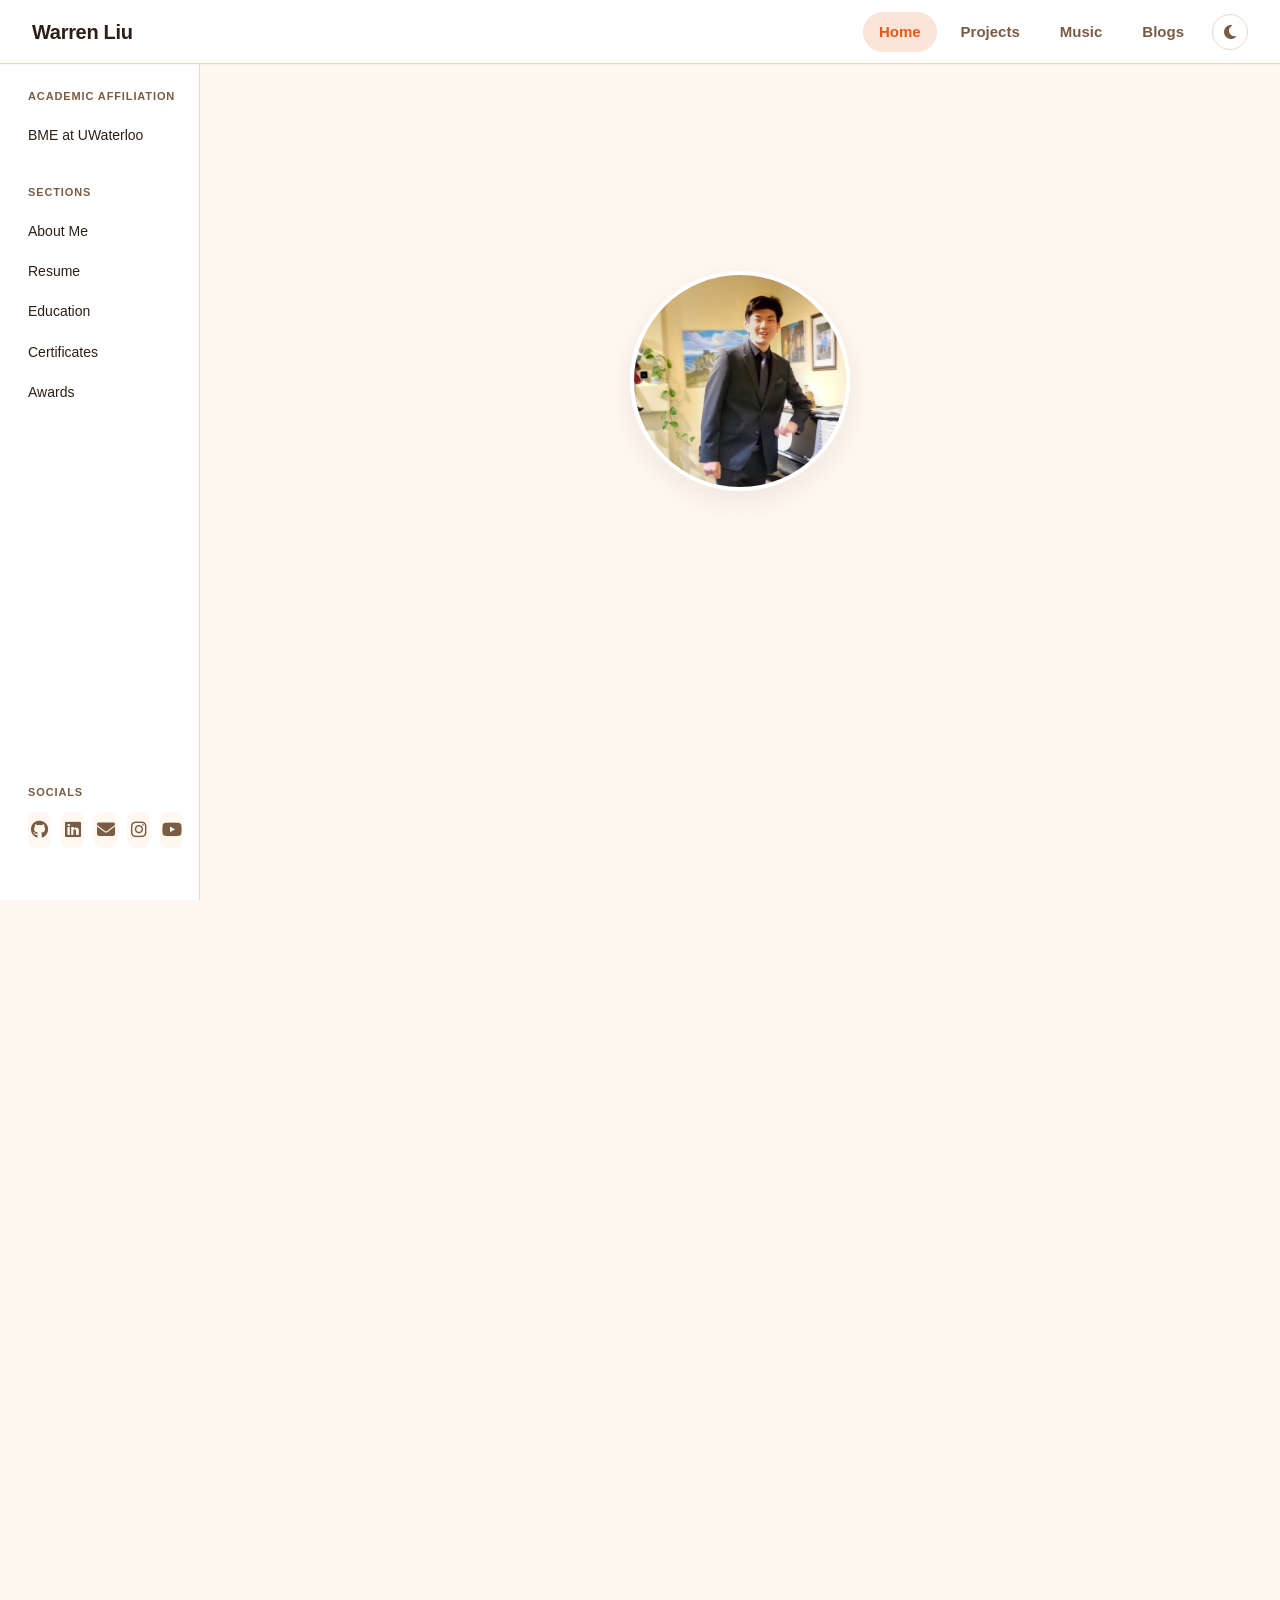
<file: index.html>
<!DOCTYPE html>
<html>
<head>
  <meta charset="UTF-8">
  <title>Warren Liu - Home</title>
  <link rel="preconnect" href="https://fonts.googleapis.com">
  <link rel="preconnect" href="https://fonts.gstatic.com" crossorigin>
  <link href="https://fonts.googleapis.com/css2?family=Dancing+Script:wght@600;700&family=Playfair+Display:wght@600;700&display=swap" rel="stylesheet">
  <link rel="stylesheet" href="https://cdnjs.cloudflare.com/ajax/libs/font-awesome/6.4.2/css/all.min.css">
  <link rel="stylesheet" href="styles.css">
</head>

<body>

  <!-- TOP NAVBAR -->
  <nav class="topnav">
    <div class="nav-brand">Warren Liu</div>
    <div class="nav-links">
      <a href="index.html" class="active">Home</a>
      <a href="projects.html">Projects</a>
      <a href="music.html">Music</a>
      <a href="blogs.html">Blogs</a>
      <button class="theme-toggle" type="button" aria-label="Switch to dark mode">
        <i class="fa-solid fa-moon"></i>
      </button>
    </div>
  </nav>

  <!-- SIDEBAR -->
  <aside class="sidebar">
    <div class="sidebar-section">
      <span class="sidebar-label">Academic Affiliation</span>
      <a href="https://uwaterloo.ca/biomedical-engineering/" target="_blank">BME at UWaterloo</a>
    </div>

    <div class="sidebar-section">
      <span class="sidebar-label">Sections</span>
      <a href="#about">About Me</a>
      <a href="#resume">Resume</a>
      <a href="#education">Education</a>
      <a href="#certificates">Certificates</a>
      <a href="#awards">Awards</a>
    </div>

    <div class="sidebar-bottom">
      <div class="sidebar-section">
        <span class="sidebar-label">Socials</span>
        <div class="contact-block">
          <a href="https://github.com/WrenLepus" target="_blank" aria-label="GitHub">
            <i class="fa-brands fa-github"></i>
          </a>
          <a href="https://ca.linkedin.com/in/warren-liu-4372143a2" target="_blank" aria-label="LinkedIn">
            <i class="fa-brands fa-linkedin"></i>
          </a>
          <a href="mailto:w65liu@uwaterloo.ca" aria-label="Email">
            <i class="fa-solid fa-envelope"></i>
          </a>
          <a href="https://www.instagram.com/wrenlepus/" target="_blank" aria-label="Instagram">
            <i class="fa-brands fa-instagram"></i>
          </a>
          <a href="https://www.youtube.com/@LepusCompositions" target="_blank" aria-label="YouTube">
            <i class="fa-brands fa-youtube"></i>
          </a>
        </div>
      </div>
    </div>
  </aside>

  <!-- MAIN CONTENT -->
  <div class="content">

    <!-- HERO -->
    <div class="hero-scroll-container">
      <div class="hero animate" id="hero">
        <div class="hero-inner">
          <div class="hero-profile">
            <img src="pictures/Warren.jpg" alt="Profile Photo">
          </div>

          <div class="hero-text">
            <p class="hero-name">Warren Liu</p>
            <p class="hero-sub">Portfolio</p>
          </div>
        </div>
      </div>
    </div>


    <!-- ABOUT ME -->
    <div class="box" id="about">
      <h1>About Me</h1>
      <h2>Hi! 👋</h2>
      <p>
        I'm Warren, a first-year Biomedical Engineering student at the University of Waterloo currently searching for a 4-month co-op position.
        I am interested in medical devices, UI/UX designs, and improving accessibility of medical technologies for patients.
        
        Below are some of the team projects I've taken part in, along with some personal passion projects:
      </p>
      <br>

      <!-- FEATURED PROJECTS GALLERY -->
      <!--
        To change which projects appear here, edit the FEATURED_PROJECTS array
        in the script at the bottom of this file. Each item needs an id that
        matches the data-project attribute on its gallery card below.
      -->
      <section class="featured-projects" id="featured-projects">
        <h2>Featured Projects</h2>
        <p class="featured-projects-intro">A few recent highlights from my academic and personal work.</p>

        <div class="featured-gallery-wrap">
          <div class="featured-gallery-scroll" role="region" aria-label="Featured projects gallery" tabindex="0">
            <div class="featured-gallery-track">
              <article class="featured-gallery-item" data-project="boardgame">
                <button class="featured-gallery-card" type="button" aria-label="Open Boardgame Accessibility project details">
                  <img src="pictures/boardgame.jpg" alt="Boardgame Accessibility project preview">
                  <div class="featured-gallery-overlay">
                    <span class="featured-gallery-category">Academic Project</span>
                    <h3>Boardgame Accessibility</h3>
                  </div>
                </button>
              </article>

              <article class="featured-gallery-item" data-project="puzzle">
                <button class="featured-gallery-card" type="button" aria-label="Open 3D-printed Puzzle project details">
                  <img src="pictures/rock.png" alt="3D-printed Puzzle project preview">
                  <div class="featured-gallery-overlay">
                    <span class="featured-gallery-category">Academic Project</span>
                    <h3>3D-printed Puzzle</h3>
                  </div>
                </button>
              </article>

              <article class="featured-gallery-item" data-project="thesia">
                <button class="featured-gallery-card" type="button" aria-label="Open Thesia project details">
                  <img src="pictures/thesia.png" alt="Thesia project preview">
                  <div class="featured-gallery-overlay">
                    <span class="featured-gallery-category">Personal Project</span>
                    <h3>Thesia</h3>
                  </div>
                </button>
              </article>

              <article class="featured-gallery-item" data-project="xwing">
                <button class="featured-gallery-card" type="button" aria-label="Open X-Wing Model project details">
                  <img src="pictures/xwing 1.png" alt="X-Wing Model project preview">
                  <div class="featured-gallery-overlay">
                    <span class="featured-gallery-category">Academic Project</span>
                    <h3>X-Wing Model</h3>
                  </div>
                </button>
              </article>

              <article class="featured-gallery-item" data-project="sheetmusic">
                <button class="featured-gallery-card" type="button" aria-label="Open Building Online Sheet Music Platform project details">
                  <img src="pictures/lepusmusic.png" alt="Building Online Sheet Music Platform project preview">
                  <div class="featured-gallery-overlay">
                    <span class="featured-gallery-category">Personal Project</span>
                    <h3>Building Online Sheet Music Platform</h3>
                  </div>
                </button>
              </article>

            </div>
          </div>

          <div class="featured-gallery-pagination" role="tablist" aria-label="Featured projects pagination"></div>
        </div>
      </section>

      <!-- FEATURED PROJECT MODAL -->
      <div class="featured-project-modal" id="featured-project-modal" role="dialog" aria-modal="true" aria-label="Project details" aria-hidden="true">
        <div class="featured-project-modal-backdrop" data-close-modal></div>
        <div class="featured-project-modal-content">
          <button class="featured-project-modal-close" type="button" aria-label="Close project details">
            <i class="fa-solid fa-xmark"></i>
          </button>
          <div class="featured-project-modal-body" id="featured-project-modal-body">
            <!-- Populated by JavaScript -->
          </div>
        </div>
      </div>
      <!-- END FEATURED PROJECTS GALLERY -->

      <!-- EXPERIENCE HIGHLIGHT: edit the text below to update this section -->
      <section class="experience-highlight" id="experience-highlight">
        <h1>Experience Highlight</h1>

        <p>
          Wrapped up an incredible co-op term as a Software Engineering Intern at Surestep, working on Onyx GRC, a Governance, Risk, and Compliance platform.
        </p>

        <p>Over the course of this term, I got to work fullstack:</p>

        <ul>
          <li>
            <strong>Backend &amp; Data</strong> - Engineered and maintained a data pipeline processing 10M+ records, built automated Python workflows to scrape, parse, and normalize regulatory data from Canadian and U.S. sources into structured JSON, and developed API integrations to bring external regulatory data into the platform.
          </li>
          <li>
            <strong>Frontend &amp; UX</strong> - Designed and implemented 50+ React and TypeScript features, working closely with the team to refine the platform's UI/UX from concept to production.
          </li>
          <li>
            <strong>AI-Integrated Development</strong> - Leveraged tools like OpenAI Codex and Claude Code to prototype and ship features faster, while learning firsthand how AI-assisted workflows are reshaping modern software development.
          </li>
          <li>
            <strong>Collaboration</strong> - Worked cross-functionally with engineers and stakeholders, translating complex technical concepts into clear, actionable explanations for the broader team.
          </li>
        </ul>

        <p>
          This experience pushed me to grow across the full stack - from database integration to pixel-level UI polish - and gave me a front-row seat to how AI tools are changing the way software gets built. Grateful for the mentorship and the chance to ship real, production-facing features. On to what's next!
        </p>
      </section>
      <!-- END EXPERIENCE HIGHLIGHT -->

      <section class="resume-section" id="resume">
        <h1>Resume</h1>

        <p>You can view my resume below or download it.</p>

        <div class="resume-dropdown">
          <button class="resume-toggle" type="button" aria-expanded="false" aria-controls="resume-panel">
            <span>View Resume</span>
            <i class="fa-solid fa-chevron-down"></i>
          </button>
          <div class="resume-panel" id="resume-panel">
            <div class="resume-panel-inner">
              <iframe
                src="files/resume.pdf"
                width="100%"
                height="600px"
                style="border: 1px solid var(--border); border-radius: 6px;">
              </iframe>

              <br><br>

              <a class="gradient-btn" href="files/resume.pdf" target="_blank">
                Download Resume
              </a>
            </div>
          </div>
        </div>
      </section>
    </div>

    <!-- EDUCATION + EXPERIENCE TIMELINE -->
    <div class="box" id="education">
      <h1>Education & Experience</h1>

      <section class="career-timeline" aria-labelledby="career-timeline-heading">
        <div class="career-timeline-header">
          <div>
            <h2 id="career-timeline-heading">Timeline</h2>
            <p>Scroll horizontally to see full timeline.</p>
          </div>

          <div class="career-timeline-controls" aria-label="Timeline navigation">
            <button class="timeline-scroll-button timeline-scroll-button--previous" type="button" aria-label="Scroll timeline backward">
              <i class="fa-solid fa-arrow-left" aria-hidden="true"></i>
            </button>
            <button class="timeline-scroll-button timeline-scroll-button--next" type="button" aria-label="Scroll timeline forward">
              <i class="fa-solid fa-arrow-right" aria-hidden="true"></i>
            </button>
          </div>
        </div>

        <div class="career-timeline-frame">
          <span class="timeline-lane-label timeline-lane-label--experience">
            <i class="fa-solid fa-briefcase" aria-hidden="true"></i>
            Experience
          </span>
          <span class="timeline-lane-label timeline-lane-label--education">
            <i class="fa-solid fa-graduation-cap" aria-hidden="true"></i>
            Education
          </span>

          <div
            class="career-timeline-scroll"
            tabindex="0"
            role="region"
            aria-label="Education and experience timeline, September 2021 to June 2030"
          >
            <div
              class="career-timeline-canvas"
              data-domain-start="2021-09"
              data-domain-end="2030-07"
            >
              <div class="timeline-calendar" aria-hidden="true"></div>
              <div class="timeline-axis" aria-hidden="true"></div>

              <button
                class="timeline-period timeline-period--experience"
                type="button"
                data-start="2022-01"
                data-end="2025-06"
                data-kind="Experience"
                data-title="Academic Tutor (School-Hired)"
                data-dates="January 2022 – June 2025"
                data-detail="Provided one-on-one and small-group tutoring in math and sciences for high-school students, helping them build problem-solving confidence and improve study habits."
                aria-label="Academic Tutor (School-Hired), January 2022 to June 2025"
                aria-expanded="false"
              >
                <span class="timeline-period-surface">
                  <span class="timeline-period-title">Academic Tutor</span>
                </span>
              </button>

              <button
                class="timeline-period timeline-period--experience"
                type="button"
                data-start="2024-09"
                data-end="2025-06"
                data-kind="Experience"
                data-title="STEM Club Leader"
                data-dates="September 2024 – June 2025"
                data-detail="Led weekly STEM club sessions, designing hands-on activities and mentoring younger students through engineering challenges and science experiments."
                aria-label="STEM Club Leader, September 2024 to June 2025"
                aria-expanded="false"
              >
                <span class="timeline-period-surface">
                  <span class="timeline-period-title">STEM Club Leader</span>
                </span>
              </button>

              <button
                class="timeline-period timeline-period--experience"
                type="button"
                data-start="2025-01"
                data-end="2025-06"
                data-kind="Experience"
                data-title="Science Peer Tutor"
                data-dates="January 2025 – June 2025"
                data-detail="Supported a class of around 30 grade 9 students in biology, chemistry, and physics. Marked assignements, quizes, tests, and organized review materials ahead of exams."
                aria-label="Science Peer Tutor, January 2025 to June 2025"
                aria-expanded="false"
              >
                <span class="timeline-period-surface">
                  <span class="timeline-period-title">Science Peer Tutor</span>
                </span>
              </button>

              <button
                class="timeline-period timeline-period--experience"
                type="button"
                data-start="2026-5-19"
                data-end="2026-08-21"
                data-kind="Experience"
                data-title="Software Engineer Internship at SureStep"
                data-dates="May 2026 – August 2026"
                data-detail="Worked on developing and testing front-end and back-end features, UI and UX designs, and team collaboration for a GRC platform. Gained experience in software development and AI-integrated work environments."
                aria-label="Software engineer internship at SureStep, May 2026 to August 2026"
                aria-expanded="false"
              >
                <span class="timeline-period-surface">
                  <span class="timeline-period-title">Software Engineer Intern</span>
                </span>
              </button>

              <button
                class="timeline-period timeline-period--education"
                type="button"
                data-start="2021-09"
                data-end="2025-06"
                data-kind="Education"
                data-title="Pinetree Secondary School"
                data-dates="September 2021 – June 2025"
                data-detail="Top 2 percent in graduating class of approximately 380."
                aria-label="Pinetree Secondary School, September 2021 to June 2025. Top 2 percent in graduating class of approximately 380."
                aria-expanded="false"
              >
                <span class="timeline-period-surface">
                  <span class="timeline-period-title">Pinetree Secondary School</span>
                </span>
              </button>

              <button
                class="timeline-period timeline-period--education"
                type="button"
                data-start="2025-09"
                data-end="2030-06"
                data-kind="Education"
                data-title="University of Waterloo"
                data-dates="September 2025 – June 2030"
                data-detail="Pursuing a BASc in Biomedical Engineering with a focus on medical devices, human factors, and accessible healthcare technology."
                aria-label="University of Waterloo, September 2025 to June 2030"
                aria-expanded="false"
              >
                <span class="timeline-period-surface">
                  <span class="timeline-period-title">University of Waterloo</span>
                </span>
              </button>
            </div>
          </div>
        </div>

        <p class="timeline-credit">
          UI credit:
          <a href="https://github.com/vasturiano/timelines-chart" target="_blank" rel="noopener noreferrer">vasturiano/timelines-chart</a>
        </p>
      </section>

      <h2>Course Works</h2>

      <div class="edu-grid">

        <div class="edu-box">
          <h3><i class="fa-solid fa-gear"></i> STEM</h3>
          <ul>
            <li>Calculus 1 and 2</li>
            <li>Chemistry Principles</li>
            <li>Elementary Engineering Math</li>
            <li>Linear Algebra</li>
            <li>Physics: Statics</li>
          </ul>
        </div>

        <div class="edu-box">
          <h3><i class="fa-solid fa-laptop-code"></i> Computer</h3>
          <ul>
            <li>Data Structures & Algorithms</li>
            <li>Digital Computations</li>
          </ul>
        </div>

        <div class="edu-box">
          <h3><i class="fa-solid fa-dna"></i> Biomedical-related</h3>
          <ul>
            <li>Introduction to Biomedical Design</li>
            <li>Human Factors in Design</li>
            <li>Communications: Visualization</li>
            <li>Communications: Written & Oral</li>
          </ul>
        </div>

        <div class="edu-box">
          <h3><i class="fa-solid fa-book-open"></i> Electives</h3>
          <ul>
            <li>Introduction to Geography</li>
          </ul>
        </div>

      </div>

      <h2 id="certificates">Certificates</h2>

      <div class="edu-grid">

        <div class="edu-box">
          <h3><i class="fa-solid fa-user-shield"></i> Safety & Ethics</h3>
          <ul>
            <li><strong>AODA Certificate</strong> — 2026</li>
            <li><strong>Worker Health and Safety Awareness</strong> — 2026</li>
            <li><strong>Workplace Violence and Harassment Awareness</strong> — 2026</li>
          </ul>
        </div>

        <div class="edu-box">
          <h3><i class="fa-solid fa-certificate"></i> Technical</h3>
          <ul>
            <li><strong>MATLAB Onramp</strong> — 2025</li>
            <li><strong>WHMIS 2015</strong> — 2025</li>
            <li><strong>TCPS 2: CORE-2022</strong> — 2025</li>
          </ul>
        </div>

        <div class="edu-box">
          <h3><i class="fa-solid fa-music"></i> Music</h3>
          <ul>
            <li><strong>RCM Level 8: Piano & Music Theory</strong> — 2020</li>
          </ul>
        </div>

      </div>
      <br>
      <h2>Technical Skills</h2>

      <div class="edu-grid">

        <div class="edu-box">
          <h3><i class="fa-solid fa-code"></i> Software</h3>
          <ul>
            <li>SolidWorks (Part, Assembly, Drawings)</li>
            <li>Microsoft Excel</li>
            <li>MATLAB</li>
            <li>GitHub</li>
            <li>Coding agents (Codex, Claude Code)</li>
          </ul>
        </div>

        <div class="edu-box">
          <h3><i class="fa-solid fa-keyboard"></i> Programming</h3>
          <ul>
            <li>C++</li>
            <li>HTML</li>
            <li>Git</li>
          </ul>
        </div>

        <div class="edu-box">
          <h3><i class="fa-solid fa-screwdriver-wrench"></i> Tools</h3>
          <ul>
            <li>Digital Force Gauge</li>
            <li>Digital Multimeter</li>
            <li>3D Printer</li>
            <li>Adobe Illustrator (Laser Cutter Designs)</li>
          </ul>
        </div>

        <div class="edu-box">
          <h3><i class="fa-solid fa-globe"></i> Languages</h3>
          <ul>
            <li>Fluent in Mandarin</li>
            <li>Semi-fluent in French</li>
          </ul>
        </div>
      </div>
    </div>

    <!-- AWARDS -->
    <div class="box" id="awards">
      <h1>Awards</h1>
      <ul>
        <li><strong>Recipient, Mayor's Community Fund</strong> — May 2025</li>
        <li><strong>3rd Place, Port Moody Youth Orchestra Music Competition</strong> — December 2024</li>
        <li><strong>1st Place, Truth and Reconciliation Art Prize</strong> — June 2024</li>
        <li><strong>Curricular Excellence in Math & Calculus Honours</strong> — 2021–2025</li>
      </ul>

      <div class="award-photos" id="award-photos">
        <img src="pictures/scholarship.jpg" alt="mayor">
        <img src="pictures/pmyo.png" alt="concert">
      </div>

    </div>

  </div>

  <script>
    (function () {
      const hero = document.getElementById('hero');
      const container = hero ? hero.closest('.hero-scroll-container') : null;
      if (!hero || !container) return;

      const prefersReducedMotion = window.matchMedia('(prefers-reduced-motion: reduce)').matches;
      const INTRO_THRESHOLD = 600; // signed scroll distance for full intro 0 → 1
      const LERP_FACTOR = 0.12;
      const html = document.documentElement;
      const body = document.body;

      let cumulativeDelta = 0;
      let targetProgress = 0;
      let currentProgress = 0;
      let isComplete = false;
      let rafId = null;
      let touchStartY = 0;
      let lastTouchY = 0;

      function applyProgress(value) {
        hero.style.setProperty('--hero-progress', value.toFixed(4));
        hero.classList.toggle('scrolled', value > 0.9);
      }

      function updateTarget(delta) {
        cumulativeDelta += delta;
        targetProgress = Math.max(0, Math.min(1, cumulativeDelta / INTRO_THRESHOLD));

        if (targetProgress >= 1 && !isComplete) {
          completeIntro();
        }
      }

      function renderLoop() {
        const diff = targetProgress - currentProgress;
        if (Math.abs(diff) > 0.0005) {
          currentProgress += diff * LERP_FACTOR;
          applyProgress(currentProgress);
        } else if (currentProgress !== targetProgress) {
          currentProgress = targetProgress;
          applyProgress(currentProgress);
        }
        rafId = requestAnimationFrame(renderLoop);
      }

      function unlockScroll() {
        body.classList.remove('intro-locked');
        html.classList.remove('intro-locked');
        body.style.paddingRight = '';
      }

      function completeIntro() {
        isComplete = true;
        unlockScroll();
      }

      function lockScroll() {
        const scrollbarWidth = window.innerWidth - html.clientWidth;
        html.style.setProperty('--scrollbar-width', scrollbarWidth + 'px');
        html.classList.add('intro-locked');
        body.classList.add('intro-locked');
        window.scrollTo(0, 0);
      }

      function handleWheel(e) {
        if (isComplete) return;
        e.preventDefault();
        updateTarget(e.deltaY);
      }

      function handleTouchStart(e) {
        touchStartY = e.touches[0].clientY;
        lastTouchY = touchStartY;
      }

      function handleTouchMove(e) {
        if (isComplete) return;
        const currentY = e.touches[0].clientY;
        const delta = lastTouchY - currentY;
        lastTouchY = currentY;

        if (Math.abs(delta) > 0) {
          e.preventDefault();
          updateTarget(delta);
        }
      }

      if (prefersReducedMotion) {
        applyProgress(1);
        return;
      }

      lockScroll();
      applyProgress(0);
      rafId = requestAnimationFrame(renderLoop);

      window.addEventListener('wheel', handleWheel, { passive: false });
      window.addEventListener('touchstart', handleTouchStart, { passive: true });
      window.addEventListener('touchmove', handleTouchMove, { passive: false });

      window.addEventListener('resize', function () {
        if (!isComplete) {
          const scrollbarWidth = window.innerWidth - html.clientWidth;
          html.style.setProperty('--scrollbar-width', scrollbarWidth + 'px');
        }
      });
    })();

    (function () {
      const timeline = document.querySelector('.career-timeline');
      if (!timeline) return;

      const scroller = timeline.querySelector('.career-timeline-scroll');
      const canvas = timeline.querySelector('.career-timeline-canvas');
      const calendar = timeline.querySelector('.timeline-calendar');
      const periods = Array.from(timeline.querySelectorAll('.timeline-period'));
      const experiencePeriods = periods.filter(function (period) {
        return period.classList.contains('timeline-period--experience');
      });
      const previousButton = timeline.querySelector('.timeline-scroll-button--previous');
      const nextButton = timeline.querySelector('.timeline-scroll-button--next');
      const prefersReducedMotion = window.matchMedia('(prefers-reduced-motion: reduce)').matches;
      const monthNames = ['Jan', 'Feb', 'Mar', 'Apr', 'May', 'Jun', 'Jul', 'Aug', 'Sep', 'Oct', 'Nov', 'Dec'];
      const monthWidth = 44;
      let shouldSnapTimelineToLatestExperience = true;

      function parseMonth(value) {
        const parts = value.split('-').map(Number);
        return new Date(Date.UTC(parts[0], parts[1] - 1, 1));
      }

      function addMonths(date, amount) {
        return new Date(Date.UTC(date.getUTCFullYear(), date.getUTCMonth() + amount, 1));
      }

      const domainStart = parseMonth(canvas.dataset.domainStart);
      const domainEnd = parseMonth(canvas.dataset.domainEnd);
      const domainDuration = domainEnd.getTime() - domainStart.getTime();
      const totalMonths = (domainEnd.getUTCFullYear() - domainStart.getUTCFullYear()) * 12
        + domainEnd.getUTCMonth() - domainStart.getUTCMonth();

      function positionForDate(date, width) {
        return ((date.getTime() - domainStart.getTime()) / domainDuration) * width;
      }

      function endExclusiveForPeriod(period) {
        return addMonths(parseMonth(period.dataset.end), 1);
      }

      function getLatestExperiencePeriod() {
        return experiencePeriods.reduce(function (latestPeriod, period) {
          if (!latestPeriod) return period;

          const latestEnd = endExclusiveForPeriod(latestPeriod).getTime();
          const periodEnd = endExclusiveForPeriod(period).getTime();

          if (periodEnd !== latestEnd) {
            return periodEnd > latestEnd ? period : latestPeriod;
          }

          return parseMonth(period.dataset.start) > parseMonth(latestPeriod.dataset.start)
            ? period
            : latestPeriod;
        }, null);
      }

      function drawTimeline() {
        const canvasWidth = Math.max(scroller.clientWidth, totalMonths * monthWidth);
        canvas.style.width = canvasWidth + 'px';
        calendar.replaceChildren();

        function xFor(date) {
          return positionForDate(date, canvasWidth);
        }

        let cursor = domainStart;
        let monthIndex = 0;

        while (cursor < domainEnd) {
          const nextMonth = addMonths(cursor, 1);
          const tick = document.createElement('div');
          const isYear = cursor.getUTCMonth() === 0;
          const isFirst = monthIndex === 0;

          tick.className = 'timeline-month' + (isYear ? ' is-year' : '');
          tick.style.left = xFor(cursor) + 'px';
          tick.style.width = (xFor(nextMonth) - xFor(cursor)) + 'px';

          const monthLabel = document.createElement('span');
          monthLabel.className = 'timeline-month-label';
          monthLabel.textContent = monthNames[cursor.getUTCMonth()];
          tick.appendChild(monthLabel);

          if (isYear || isFirst) {
            const yearLabel = document.createElement('span');
            yearLabel.className = 'timeline-year-label';
            yearLabel.textContent = cursor.getUTCFullYear();
            tick.appendChild(yearLabel);
          }

          calendar.appendChild(tick);
          cursor = nextMonth;
          monthIndex += 1;
        }

        const laneByPeriod = new Map();

        function packLanes(items) {
          const laneEnds = [];
          const sortedItems = items.slice().sort(function (itemA, itemB) {
            return parseMonth(itemA.dataset.start) - parseMonth(itemB.dataset.start);
          });

          sortedItems.forEach(function (period) {
            const start = parseMonth(period.dataset.start);
            const endExclusive = addMonths(parseMonth(period.dataset.end), 1);
            let lane = laneEnds.findIndex(function (laneEnd) {
              return start >= laneEnd;
            });

            if (lane === -1) {
              lane = laneEnds.length;
            }

            laneEnds[lane] = endExclusive;
            laneByPeriod.set(period, lane);
          });

          return laneEnds.length;
        }

        packLanes(periods.filter(function (period) {
          return period.classList.contains('timeline-period--experience');
        }));

        const educationLaneCount = packLanes(periods.filter(function (period) {
          return period.classList.contains('timeline-period--education');
        }));
        const canvasHeight = 306 + Math.max(0, educationLaneCount - 1) * 24;

        canvas.style.height = canvasHeight + 'px';
        scroller.style.height = (canvasHeight + 12) + 'px';

        periods.forEach(function (period) {
          const start = parseMonth(period.dataset.start);
          const endExclusive = endExclusiveForPeriod(period);
          const row = laneByPeriod.get(period) || 0;
          const isEducation = period.classList.contains('timeline-period--education');
          const top = isEducation ? 270 + row * 24 : 52 + row * 44;

          period.style.setProperty('--period-left', xFor(start) + 'px');
          period.style.setProperty('--period-width', Math.max(1, xFor(endExclusive) - xFor(start)) + 'px');
          period.style.setProperty('--period-top', top + 'px');
        });
      }

      function snapTimelineToLatestExperience() {
        const latestExperience = getLatestExperiencePeriod();
        if (!latestExperience) return;

        const latestRightEdge = positionForDate(endExclusiveForPeriod(latestExperience), canvas.offsetWidth);
        const maxScroll = Math.max(0, scroller.scrollWidth - scroller.clientWidth);
        const targetScrollLeft = Math.max(0, Math.min(latestRightEdge - scroller.clientWidth, maxScroll));

        scroller.scrollLeft = targetScrollLeft;
      }

      const detailCard = document.createElement('aside');
      detailCard.className = 'timeline-detail-card';
      detailCard.id = 'timeline-detail-card';
      detailCard.setAttribute('role', 'tooltip');
      detailCard.setAttribute('aria-hidden', 'true');
      detailCard.innerHTML = [
        '<span class="timeline-detail-kind"></span>',
        '<h3></h3>',
        '<p class="timeline-detail-dates"></p>',
        '<p class="timeline-detail-copy"></p>'
      ].join('');
      document.body.appendChild(detailCard);

      const detailKind = detailCard.querySelector('.timeline-detail-kind');
      const detailTitle = detailCard.querySelector('h3');
      const detailDates = detailCard.querySelector('.timeline-detail-dates');
      const detailCopy = detailCard.querySelector('.timeline-detail-copy');
      let activePeriod = null;
      let lockedPeriod = null;
      let lastPointer = null;

      periods.forEach(function (period) {
        period.setAttribute('aria-controls', detailCard.id);
      });

      function positionDetail(period, pointer) {
        const cardRect = detailCard.getBoundingClientRect();
        const periodRect = period.getBoundingClientRect();
        const scrollerRect = scroller.getBoundingClientRect();
        const gap = 14;
        const edge = 12;
        const visibleLeft = Math.max(periodRect.left, scrollerRect.left);
        const visibleRight = Math.min(periodRect.right, scrollerRect.right);
        const fallbackX = visibleLeft + Math.max(0, visibleRight - visibleLeft) / 2;
        const anchorX = pointer ? pointer.x : fallbackX;
        const anchorY = pointer ? pointer.y : periodRect.top + periodRect.height / 2;
        let left = anchorX + gap;

        if (left + cardRect.width > window.innerWidth - edge) {
          left = anchorX - cardRect.width - gap;
          detailCard.dataset.placement = 'left';
        } else {
          detailCard.dataset.placement = 'right';
        }

        left = Math.max(edge, Math.min(left, window.innerWidth - cardRect.width - edge));
        const top = Math.max(
          edge,
          Math.min(anchorY - cardRect.height / 2, window.innerHeight - cardRect.height - edge)
        );

        detailCard.style.left = left + 'px';
        detailCard.style.top = top + 'px';
      }

      function periodIsVisible(period) {
        const periodRect = period.getBoundingClientRect();
        const scrollerRect = scroller.getBoundingClientRect();
        return periodRect.right > scrollerRect.left
          && periodRect.left < scrollerRect.right
          && periodRect.bottom > scrollerRect.top
          && periodRect.top < scrollerRect.bottom
          && periodRect.right > 0
          && periodRect.left < window.innerWidth
          && periodRect.bottom > 0
          && periodRect.top < window.innerHeight;
      }

      function syncActiveDetail(pointer) {
        if (!activePeriod) return;
        if (!periodIsVisible(activePeriod)) {
          lockedPeriod = null;
          hideDetail(true);
          return;
        }
        positionDetail(activePeriod, pointer || null);
      }

      function showDetail(period, pointer) {
        if (lockedPeriod && lockedPeriod !== period) {
          lockedPeriod.classList.remove('is-active');
          lockedPeriod.setAttribute('aria-expanded', 'false');
          lockedPeriod = null;
        }

        if (activePeriod && activePeriod !== period) {
          activePeriod.classList.remove('is-active');
          activePeriod.setAttribute('aria-expanded', 'false');
        }

        activePeriod = period;
        lastPointer = pointer || null;
        detailKind.textContent = period.dataset.kind;
        detailTitle.textContent = period.dataset.title;
        detailDates.textContent = period.dataset.dates;
        detailCopy.textContent = period.dataset.detail || '';
        detailCopy.hidden = !period.dataset.detail;
        period.classList.add('is-active');
        period.setAttribute('aria-expanded', 'true');
        detailCard.classList.add('is-visible');
        detailCard.setAttribute('aria-hidden', 'false');
        positionDetail(period, pointer);
      }

      function hideDetail(force) {
        if (!activePeriod || (!force && lockedPeriod === activePeriod)) return;
        activePeriod.classList.remove('is-active');
        activePeriod.setAttribute('aria-expanded', 'false');
        activePeriod = null;
        lastPointer = null;
        detailCard.classList.remove('is-visible');
        detailCard.setAttribute('aria-hidden', 'true');
      }

      periods.forEach(function (period) {
        period.addEventListener('pointerenter', function (event) {
          if (event.pointerType === 'mouse' || event.pointerType === 'pen') {
            showDetail(period, { x: event.clientX, y: event.clientY });
          }
        });

        period.addEventListener('pointermove', function (event) {
          if (activePeriod === period && lockedPeriod !== period && event.pointerType === 'mouse') {
            lastPointer = { x: event.clientX, y: event.clientY };
            positionDetail(period, lastPointer);
          }
        });

        period.addEventListener('pointerleave', function () {
          if (document.activeElement !== period) hideDetail(false);
        });

        period.addEventListener('focus', function () {
          showDetail(period);
        });

        period.addEventListener('blur', function () {
          if (lockedPeriod !== period) hideDetail(false);
        });

        period.addEventListener('click', function () {
          if (lockedPeriod === period) {
            lockedPeriod = null;
            hideDetail(true);
          } else {
            lockedPeriod = period;
            showDetail(period);
          }
        });
      });

      document.addEventListener('pointerdown', function (event) {
        if (lockedPeriod && !lockedPeriod.contains(event.target)) {
          lockedPeriod = null;
          hideDetail(true);
        }
      });

      document.addEventListener('keydown', function (event) {
        if (event.key === 'Escape' && activePeriod) {
          lockedPeriod = null;
          hideDetail(true);
        }
      });

      function updateScrollButtons() {
        const maxScroll = scroller.scrollWidth - scroller.clientWidth;
        previousButton.disabled = scroller.scrollLeft <= 1;
        nextButton.disabled = scroller.scrollLeft >= maxScroll - 1;
      }

      function scrollTimeline(direction) {
        scroller.scrollBy({
          left: direction * Math.max(280, scroller.clientWidth * 0.72),
          behavior: prefersReducedMotion ? 'auto' : 'smooth'
        });
      }

      previousButton.addEventListener('click', function () {
        shouldSnapTimelineToLatestExperience = false;
        scrollTimeline(-1);
      });

      nextButton.addEventListener('click', function () {
        shouldSnapTimelineToLatestExperience = false;
        scrollTimeline(1);
      });

      scroller.addEventListener('keydown', function (event) {
        if (event.target !== scroller) return;
        shouldSnapTimelineToLatestExperience = false;
        if (event.key === 'ArrowLeft' || event.key === 'PageUp') {
          event.preventDefault();
          scrollTimeline(-1);
        } else if (event.key === 'ArrowRight' || event.key === 'PageDown') {
          event.preventDefault();
          scrollTimeline(1);
        }
      });

      scroller.addEventListener('pointerdown', function () {
        shouldSnapTimelineToLatestExperience = false;
      });

      scroller.addEventListener('wheel', function () {
        shouldSnapTimelineToLatestExperience = false;
      }, { passive: true });

      scroller.addEventListener('touchstart', function () {
        shouldSnapTimelineToLatestExperience = false;
      }, { passive: true });

      scroller.addEventListener('scroll', function () {
        updateScrollButtons();
        syncActiveDetail(lockedPeriod ? null : lastPointer);
      }, { passive: true });

      window.addEventListener('scroll', function () {
        syncActiveDetail(null);
      }, { passive: true });

      window.addEventListener('resize', function () {
        drawTimeline();
        if (shouldSnapTimelineToLatestExperience) {
          snapTimelineToLatestExperience();
        }
        updateScrollButtons();
        syncActiveDetail(null);
      });

      drawTimeline();
      snapTimelineToLatestExperience();
      updateScrollButtons();
    })();

    (function () {
      const toggle = document.querySelector('.resume-toggle');
      const panel = document.querySelector('.resume-panel');
      const resumeSection = document.getElementById('resume');
      const resumeLink = document.querySelector('.sidebar a[href="#resume"]');
      if (!toggle || !panel || !resumeSection) return;

      function setResumeOpen(isOpen) {
        panel.classList.toggle('open', isOpen);
        toggle.setAttribute('aria-expanded', isOpen);
      }

      function openResumeFromHash() {
        if (window.location.hash !== '#resume') return;
        setResumeOpen(true);
        window.requestAnimationFrame(function () {
          resumeSection.scrollIntoView({ block: 'start' });
        });
      }

      toggle.addEventListener('click', function () {
        setResumeOpen(toggle.getAttribute('aria-expanded') !== 'true');
      });

      if (resumeLink) {
        resumeLink.addEventListener('click', function () {
          setResumeOpen(true);
        });
      }

      window.addEventListener('hashchange', openResumeFromHash);
      openResumeFromHash();
    })();
    (function () {
      const toggle = document.querySelector('.theme-toggle');
      const icon = toggle ? toggle.querySelector('i') : null;
      const html = document.documentElement;
      const stored = localStorage.getItem('theme');

      if (stored) {
        html.setAttribute('data-theme', stored);
      }

      function updateIcon() {
        if (!icon) return;
        if (html.getAttribute('data-theme') === 'dark') {
          icon.className = 'fa-solid fa-sun';
          toggle.setAttribute('aria-label', 'Switch to light mode');
        } else {
          icon.className = 'fa-solid fa-moon';
          toggle.setAttribute('aria-label', 'Switch to dark mode');
        }
      }

      updateIcon();

      if (toggle) {
        toggle.addEventListener('click', function () {
          const isDark = html.getAttribute('data-theme') === 'dark';
          const next = isDark ? 'light' : 'dark';
          html.setAttribute('data-theme', next);
          localStorage.setItem('theme', next);
          updateIcon();
        });
      }
    })();

    (function () {
      // FEATURED PROJECTS CONFIG
      // Edit this array to add, remove, or change the projects shown in the gallery.
      // Each project needs a unique id that matches its data-project attribute above.
      const FEATURED_PROJECTS = [
        {
          id: 'boardgame',
          title: 'Boardgame Accessibility',
          category: 'Academic Project',
          date: 'Sept. – Dec. 2025',
          image: 'pictures/boardgame.jpg',
          description: [
            'Redesigned the game Battleship with a team to make it more accessible for children with dyspraxia. The project focused on applying user-centered design principles to identify accessibility barriers and develop gameplay interactions that reduce the need for fine motor control while maintaining an engaging experience.'
          ],
          bullets: [
            'Applied an iterative design process including empathizing, ideation, rapid prototyping, testing, and evaluation.',
            'Conducted quantitative analysis using Excel to compare design alternatives.',
            'Developed a C++ program to automate normalization and metric weighting for a QFD table.'
          ]
        },
        {
          id: 'puzzle',
          title: '3D-printed Puzzle',
          category: 'Academic Project',
          date: 'Sept. – Dec. 2025',
          image: 'pictures/rock.png',
          description: [
            'Designed a multi-component 3D puzzle involving at least 5 unique pieces in a team setting. End product contained at least one Canadian motif.'
          ],
          bullets: [
            'Worked with SolidWorks surface modeling.',
            'Gained knowledge in working with complex shapes.',
            'Worked with SolidWorks Assembly and error tolerance.',
            'Presented end product in presentation.'
          ]
        },
        {
          id: 'xwing',
          title: 'X-Wing Model',
          category: 'Academic Project',
          date: 'Nov. 2025',
          image: 'pictures/xwing 1.png',
          description: [
            'Modeled the fictional spacecraft, X-Wing, from Star Wars the original series.'
          ],
          bullets: [
            'Made calculation on pieces joints.',
            'Gained experience with mate functions in SolidWorks.',
            'Created accurate orthographic views and BOM table compliant to ANSI standards.'
          ]
        },
        {
          id: 'thesia',
          title: 'Thesia - Online Browser Interactive Game',
          category: 'Personal Project',
          date: 'Sept. 2026 - ongoing',
          image: 'pictures/thesia.png',
          description: [
            'A passion project combining music and art. THESIA is a platform where users draw on a canvas, type or paste an ASCII design, and listen to music generated from their artwork — with the freedom to assign an instrument to each symbol.',
            'It also includes a multiplayer game supporting up to 10 players with no sign-up required. One player draws or types a melody on the canvas while others try to guess the piece.'
          ],
          bullets: [
            'Used languages: HTML, CSS, JavaScript',
            'Employed Node.js for multiplayer aspects and Socket.IO for real-time communication.',
            'Used GitHub Pages and Render for hosting.'
          ],
          link: 'https://wrenlepus.github.io/thesia/',
          linkText: 'View Game →'
        },
        {
          id: 'sheetmusic',
          title: 'Building Online Sheet Music Platform',
          category: 'Personal Project',
          date: '2026 - ongoing',
          image: 'pictures/lepusmusic.png',
          description: [
            'As a passion project, I am currently working on building a website to host my original sheet music compositions. The goal of this website will be to allow users to preview/sample and download my sheet music through an e-commerce style interface.'
          ],
          bullets: [
            'Node.js and React for frontend',
            'Stripe for payment processing',
            'Clerk for authentication',
            'Docker for localhosting',
            'Postgres + DBeaver for local database testing'
          ]
        },
        {
          id: 'models',
          title: 'Models & Sketches',
          category: 'Personal Project',
          date: '2018 - 2025',
          image: 'pictures/mechanism.png',
          description: [
            'From a young age, I was fascinated by mechanical design and construction. I created my own models using materials found at home, which allowed me to learn hands-on building techniques while developing my spatial reasoning and sketching skills.'
          ],
          bullets: [],
          link: 'https://drive.google.com/file/d/1PmIrMeL_rU-PflPFj-_I5v-DIA6B6uFj/view?usp=sharing',
          linkText: 'View Images →'
        }
      ];

      const modal = document.getElementById('featured-project-modal');
      const modalBody = document.getElementById('featured-project-modal-body');
      const galleryCards = document.querySelectorAll('.featured-gallery-card');
      const closeBtn = modal ? modal.querySelector('.featured-project-modal-close') : null;
      const backdrop = modal ? modal.querySelector('.featured-project-modal-backdrop') : null;
      let previousFocus = null;

      function findProject(id) {
        return FEATURED_PROJECTS.find(function (project) { return project.id === id; });
      }

      function escapeHtml(text) {
        return String(text)
          .replace(/&/g, '&amp;')
          .replace(/</g, '&lt;')
          .replace(/>/g, '&gt;')
          .replace(/"/g, '&quot;')
          .replace(/'/g, '&#039;');
      }

      function buildProjectCard(project) {
        const descriptionHtml = project.description.map(function (p) {
          return '<p>' + escapeHtml(p) + '</p>';
        }).join('');

        const bulletsHtml = project.bullets && project.bullets.length
          ? '<ul>' + project.bullets.map(function (b) { return '<li>' + escapeHtml(b) + '</li>'; }).join('') + '</ul>'
          : '';

        const linkHtml = project.link
          ? '<div class="section-buttons"><a class="gradient-btn" href="' + escapeHtml(project.link) + '" target="_blank" rel="noopener noreferrer">' + escapeHtml(project.linkText || 'View Project →') + '</a></div>'
          : '';

        return [
          '<img src="' + escapeHtml(project.image) + '" alt="' + escapeHtml(project.title) + ' preview">',
          '<span class="featured-project-modal-category">' + escapeHtml(project.category) + '</span>',
          '<h3>' + escapeHtml(project.title) + '</h3>',
          '<p class="featured-project-modal-date">' + escapeHtml(project.date) + '</p>',
          '<div class="featured-project-modal-description">',
          descriptionHtml,
          '</div>',
          bulletsHtml,
          linkHtml
        ].join('');
      }

      function openModal(projectId) {
        const project = findProject(projectId);
        if (!project || !modal || !modalBody) return;

        previousFocus = document.activeElement;
        modalBody.innerHTML = buildProjectCard(project);
        modal.classList.add('active');
        modal.setAttribute('aria-hidden', 'false');
        document.body.style.overflow = 'hidden';

        requestAnimationFrame(function () {
          if (modal.classList.contains('active') && closeBtn) {
            closeBtn.focus({ preventScroll: true });
          }
        });
      }

      function closeModal() {
        if (!modal) return;
        modal.classList.remove('active');
        modal.setAttribute('aria-hidden', 'true');
        document.body.style.overflow = '';

        if (previousFocus && typeof previousFocus.focus === 'function') {
          previousFocus.focus();
        }
      }

      // Pagination dots
      const galleryWrap = document.querySelector('.featured-gallery-wrap');
      const scroller = document.querySelector('.featured-gallery-scroll');
      const track = document.querySelector('.featured-gallery-track');
      const items = Array.from(document.querySelectorAll('.featured-gallery-item'));
      const pagination = document.querySelector('.featured-gallery-pagination');
      let dotButtons = [];

      function getItemScrollLeft(index) {
        if (!items[index]) return 0;
        const itemLeft = items[index].offsetLeft;
        const scrollerWidth = scroller.clientWidth;
        const itemWidth = items[index].clientWidth;
        return itemLeft - (scrollerWidth - itemWidth) / 2;
      }

      function updateActiveDot() {
        if (!scroller || !items.length) return;
        const scrollCenter = scroller.scrollLeft + scroller.clientWidth / 2;
        let activeIndex = 0;
        let closestDistance = Infinity;

        items.forEach(function (item, index) {
          const itemCenter = item.offsetLeft + item.clientWidth / 2;
          const distance = Math.abs(scrollCenter - itemCenter);
          if (distance < closestDistance) {
            closestDistance = distance;
            activeIndex = index;
          }
        });

        dotButtons.forEach(function (button, index) {
          const isActive = index === activeIndex;
          button.classList.toggle('is-active', isActive);
          button.setAttribute('aria-selected', isActive ? 'true' : 'false');
          button.setAttribute('tabindex', isActive ? '0' : '-1');
        });
      }

      function scrollToItem(index) {
        if (!scroller || !items[index]) return;
        const targetScroll = getItemScrollLeft(index);
        const maxScroll = scroller.scrollWidth - scroller.clientWidth;
        scroller.scrollTo({
          left: Math.max(0, Math.min(targetScroll, maxScroll)),
          behavior: 'smooth'
        });
      }

      function buildPagination() {
        if (!pagination) return;
        pagination.innerHTML = '';
        dotButtons = items.map(function (item, index) {
          const button = document.createElement('button');
          button.type = 'button';
          button.className = 'featured-gallery-dot';
          button.setAttribute('role', 'tab');
          button.setAttribute('aria-label', 'Go to project ' + (index + 1));
          button.setAttribute('aria-selected', 'false');
          button.setAttribute('tabindex', '-1');
          button.addEventListener('click', function () {
            scrollToItem(index);
          });
          pagination.appendChild(button);
          return button;
        });
        updateActiveDot();
      }

      galleryCards.forEach(function (card) {
        card.addEventListener('click', function () {
          const item = card.closest('.featured-gallery-item');
          if (item && item.dataset.project) {
            openModal(item.dataset.project);
          }
        });
      });

      if (closeBtn) {
        closeBtn.addEventListener('click', closeModal);
      }

      if (backdrop) {
        backdrop.addEventListener('click', closeModal);
      }

      document.addEventListener('keydown', function (event) {
        if (!modal || !modal.classList.contains('active')) return;
        if (event.key === 'Escape') {
          event.preventDefault();
          closeModal();
        }
      });

      if (scroller) {
        let scrollTimeout;
        scroller.addEventListener('scroll', function () {
          window.clearTimeout(scrollTimeout);
          scrollTimeout = window.setTimeout(updateActiveDot, 50);
        }, { passive: true });
      }

      window.addEventListener('resize', function () {
        updateActiveDot();
      });

      buildPagination();
    })();
  </script>

</body>
</html>
</file>
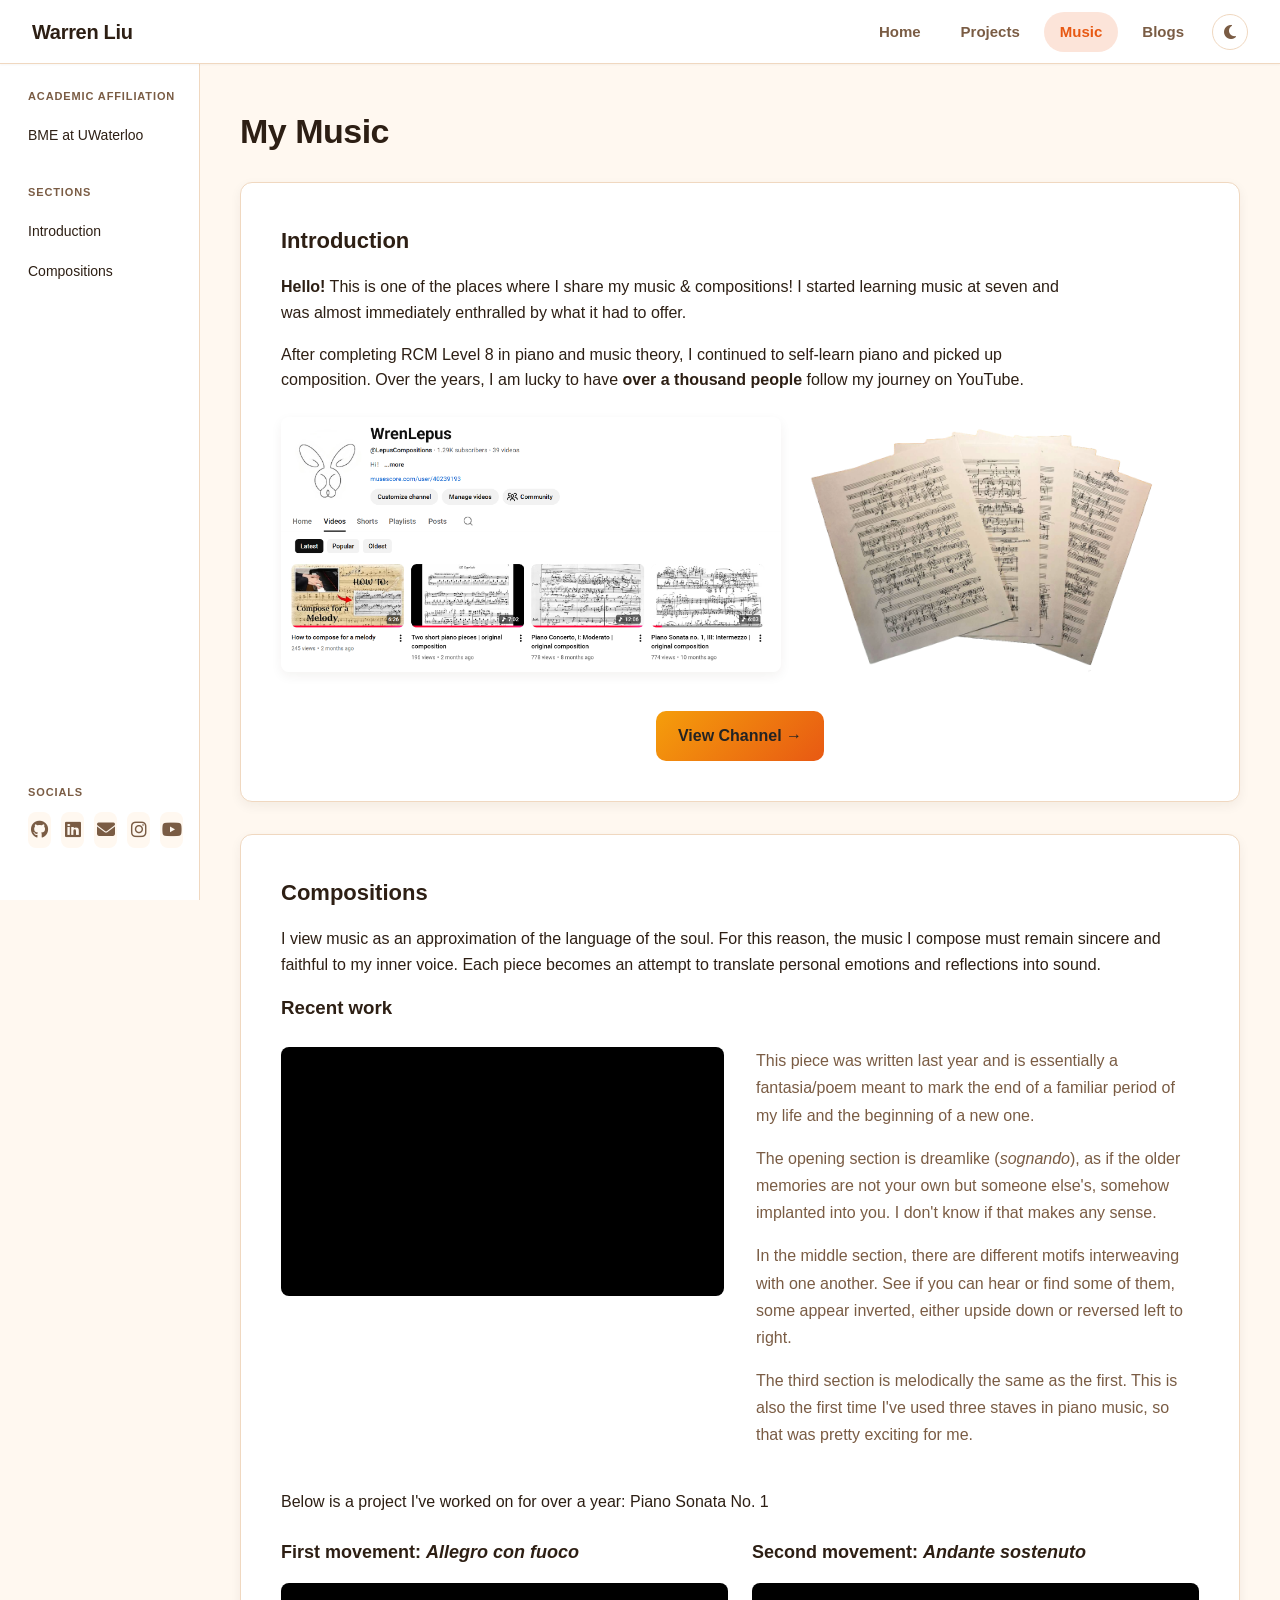
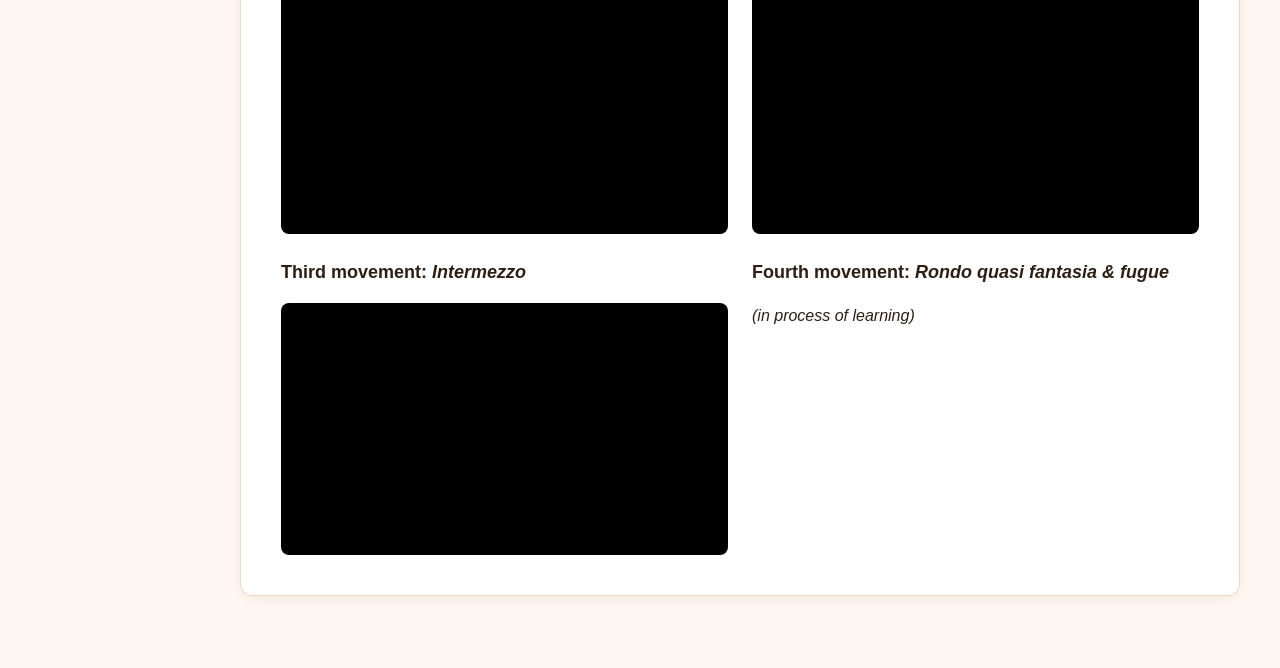
<file: music.html>
<!DOCTYPE html>
<html>
<head>
  <meta charset="UTF-8">
  <title>Warren Liu - Music</title>
  <link rel="stylesheet" href="https://cdnjs.cloudflare.com/ajax/libs/font-awesome/6.4.2/css/all.min.css">
  <link rel="stylesheet" href="styles.css">
</head>

<body>

  <!-- TOP NAVBAR -->
  <nav class="topnav">
    <div class="nav-brand">Warren Liu</div>
    <div class="nav-links">
      <a href="index.html">Home</a>
      <a href="projects.html">Projects</a>
      <a href="music.html" class="active">Music</a>
      <a href="blogs.html">Blogs</a>
      <button class="theme-toggle" type="button" aria-label="Switch to dark mode">
        <i class="fa-solid fa-moon"></i>
      </button>
    </div>
  </nav>

  <!-- SIDEBAR -->
  <aside class="sidebar">
    <div class="sidebar-section">
      <span class="sidebar-label">Academic Affiliation</span>
      <a href="https://uwaterloo.ca/biomedical-engineering/" target="_blank">BME at UWaterloo</a>
    </div>

    <div class="sidebar-section">
      <span class="sidebar-label">Sections</span>
      <a href="#introduction">Introduction</a>
      <a href="#compositions">Compositions</a>
    </div>

    <div class="sidebar-bottom">
      <div class="sidebar-section">
        <span class="sidebar-label">Socials</span>
        <div class="contact-block">
          <a href="https://github.com/WrenLepus" target="_blank" aria-label="GitHub">
            <i class="fa-brands fa-github"></i>
          </a>
          <a href="https://ca.linkedin.com/in/warren-liu-4372143a2" target="_blank" aria-label="LinkedIn">
            <i class="fa-brands fa-linkedin"></i>
          </a>
          <a href="mailto:w65liu@uwaterloo.ca" aria-label="Email">
            <i class="fa-solid fa-envelope"></i>
          </a>
          <a href="https://www.instagram.com/wrenlepus/" target="_blank" aria-label="Instagram">
            <i class="fa-brands fa-instagram"></i>
          </a>
          <a href="https://www.youtube.com/@LepusCompositions" target="_blank" aria-label="YouTube">
            <i class="fa-brands fa-youtube"></i>
          </a>
        </div>
      </div>
    </div>
  </aside>

  <!-- MAIN CONTENT -->
  <div class="content">

    <h1>My Music</h1>

    <div class="box" id="introduction">
      <h2>Introduction</h2>

      <div class="intro-section">
        <div class="intro-text">
          <p><strong>Hello!</strong> This is one of the places where I share my music & compositions!
            I started learning music at seven and was almost immediately enthralled by what it had to offer.</p>

          <p>After completing RCM Level 8 in piano and music theory, I continued to self-learn piano and picked up composition.
            Over the years, I am lucky to have <strong>over a thousand people</strong> follow my journey on YouTube.</p>
        </div>

        <div class="intro-media">
          <img src="pictures/youtube.png" alt="YouTube channel page" class="intro-media-youtube">
          <img src="pictures/score.png" alt="Sheet music" class="intro-media-score no-shadow">
        </div>

        <div class="section-buttons">
          <a class="gradient-btn" href="https://www.youtube.com/@LepusCompositions" target="_blank">View Channel →</a>
        </div>
      </div>
    </div>

    <div class="box" id="compositions">
      <h2>Compositions</h2>

      <p>I view music as an approximation of the language of the soul.
        For this reason, the music I compose must remain sincere and faithful to my inner voice.
        Each piece becomes an attempt to translate personal emotions and reflections into sound.</p>

      <h3>Recent work</h3>

      <div class="recent-work">
        <div class="video-wrapper">
          <iframe
            src="https://www.youtube.com/embed/S8RpcffsIQM"
            title="Recent work"
            allow="accelerometer; autoplay; clipboard-write; encrypted-media; gyroscope; picture-in-picture"
            allowfullscreen>
          </iframe>
        </div>

        <div class="recent-work-text">
          <p>This piece was written last year and is essentially a fantasia/poem meant to mark the end of a familiar period of my life and the beginning of a new one.</p>

          <p>The opening section is dreamlike (<em>sognando</em>), as if the older memories are not your own but someone else's, somehow implanted into you. I don't know if that makes any sense.</p>

          <p>In the middle section, there are different motifs interweaving with one another. See if you can hear or find some of them, some appear inverted, either upside down or reversed left to right.</p>

          <p>The third section is melodically the same as the first. This is also the first time I've used three staves in piano music, so that was pretty exciting for me.</p>
        </div>
      </div>

      <p>Below is a project I've worked on for over a year: Piano Sonata No. 1</p>

      <div class="video-grid">

        <div class="composition">
          <h4>First movement: <em>Allegro con fuoco</em></h4>
          <div class="video-wrapper">
            <iframe
              src="https://www.youtube.com/embed/NArtfbyEamk"
              title="Piano Sonata no. 1, I. Allegro con fuoco"
              allow="accelerometer; autoplay; clipboard-write; encrypted-media; gyroscope; picture-in-picture"
              allowfullscreen>
            </iframe>
          </div>
        </div>

        <div class="composition">
          <h4>Second movement: <em>Andante sostenuto</em></h4>
          <div class="video-wrapper">
            <iframe
              src="https://www.youtube.com/embed/H2WiD-bcv5A"
              title="Piano Sonata no.1, II: Andante sostenuto"
              allow="accelerometer; autoplay; clipboard-write; encrypted-media; gyroscope; picture-in-picture"
              allowfullscreen>
            </iframe>
          </div>
        </div>

        <div class="composition">
          <h4>Third movement: <em>Intermezzo</em></h4>
          <div class="video-wrapper">
            <iframe
              src="https://www.youtube.com/embed/AxMdimNwD_s"
              title="Piano Sonata no. 1, III: Intermezzo"
              allow="accelerometer; autoplay; clipboard-write; encrypted-media; gyroscope; picture-in-picture"
              allowfullscreen>
            </iframe>
          </div>
        </div>

        <div class="composition">
          <h4>Fourth movement: <em>Rondo quasi fantasia & fugue</em></h4>
          <p><em>(in process of learning)</em></p>
        </div>

      </div>

    </div>

  </div>

  <script>
    (function () {
      const toggle = document.querySelector('.theme-toggle');
      const icon = toggle ? toggle.querySelector('i') : null;
      const html = document.documentElement;
      const stored = localStorage.getItem('theme');

      if (stored) {
        html.setAttribute('data-theme', stored);
      }

      function updateIcon() {
        if (!icon) return;
        if (html.getAttribute('data-theme') === 'dark') {
          icon.className = 'fa-solid fa-sun';
          toggle.setAttribute('aria-label', 'Switch to light mode');
        } else {
          icon.className = 'fa-solid fa-moon';
          toggle.setAttribute('aria-label', 'Switch to dark mode');
        }
      }

      updateIcon();

      if (toggle) {
        toggle.addEventListener('click', function () {
          const isDark = html.getAttribute('data-theme') === 'dark';
          const next = isDark ? 'light' : 'dark';
          html.setAttribute('data-theme', next);
          localStorage.setItem('theme', next);
          updateIcon();
        });
      }
    })();
  </script>

</body>
</html>
</file>
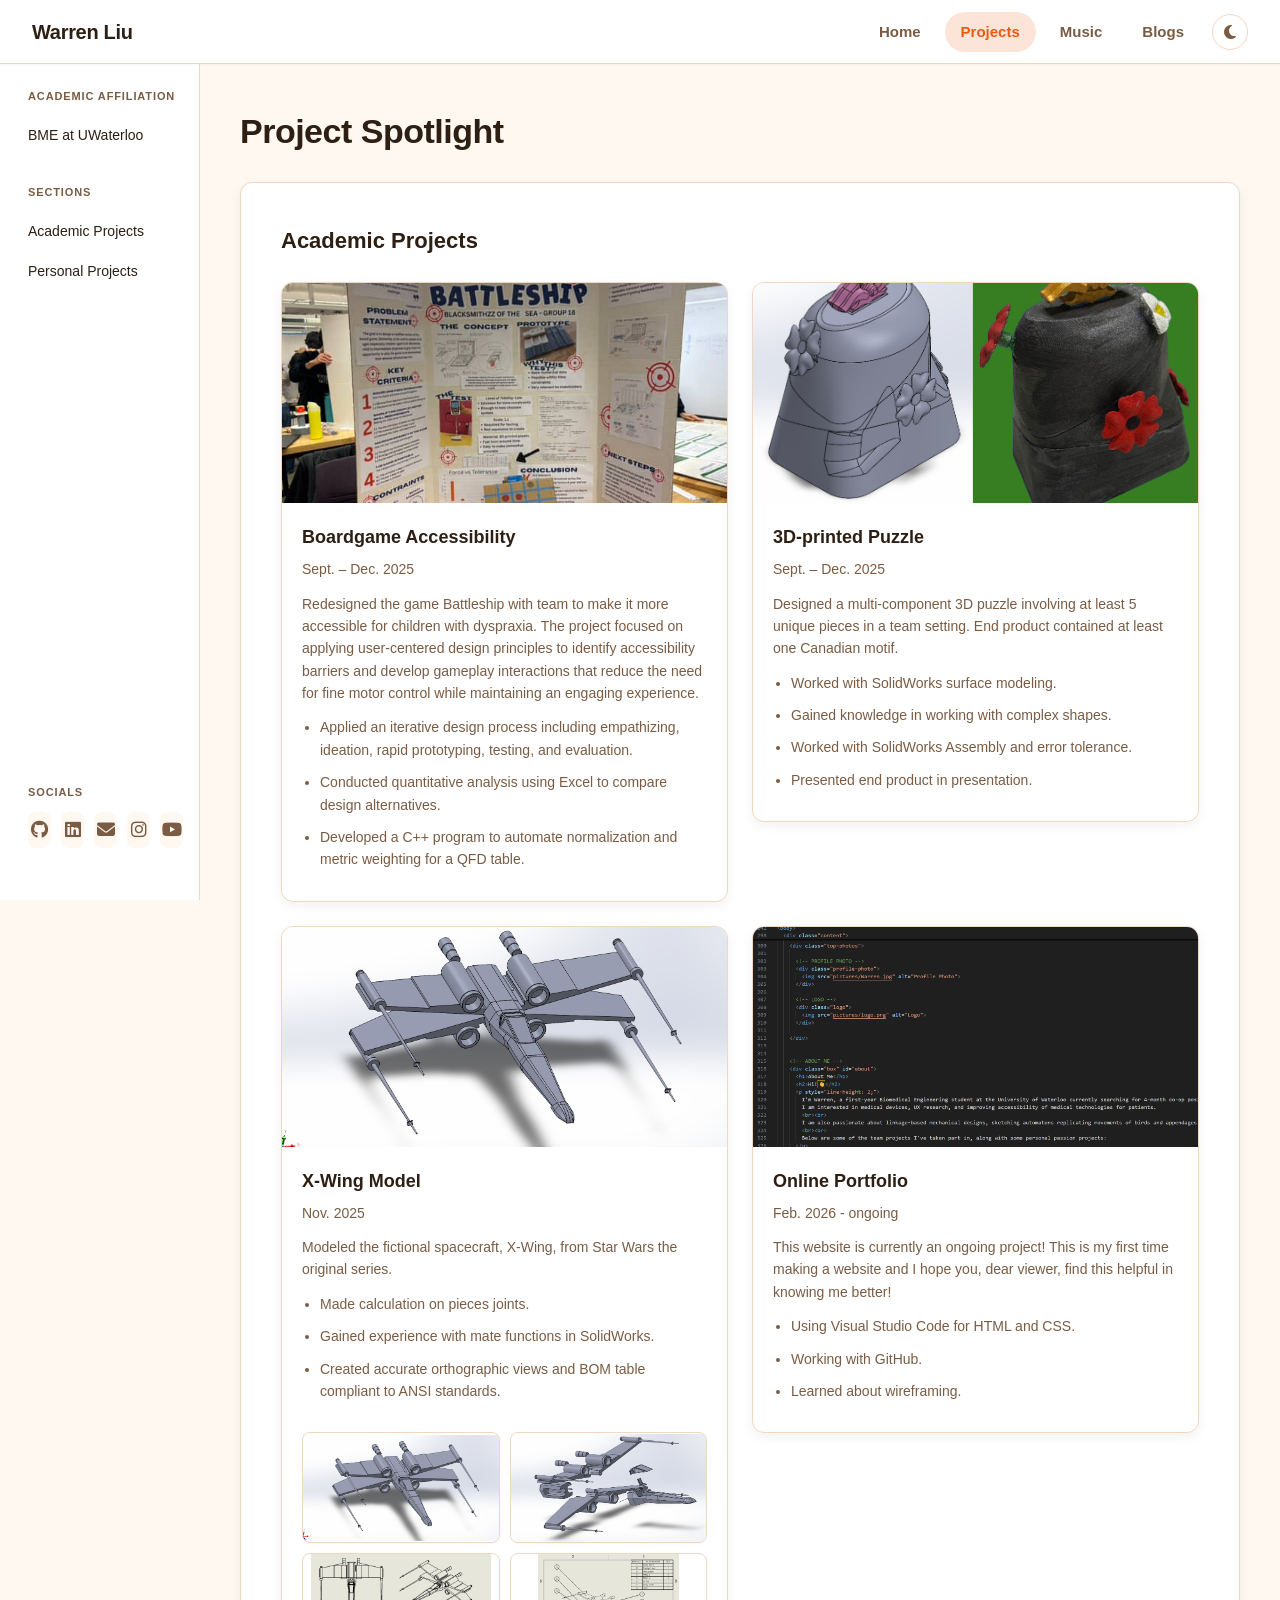
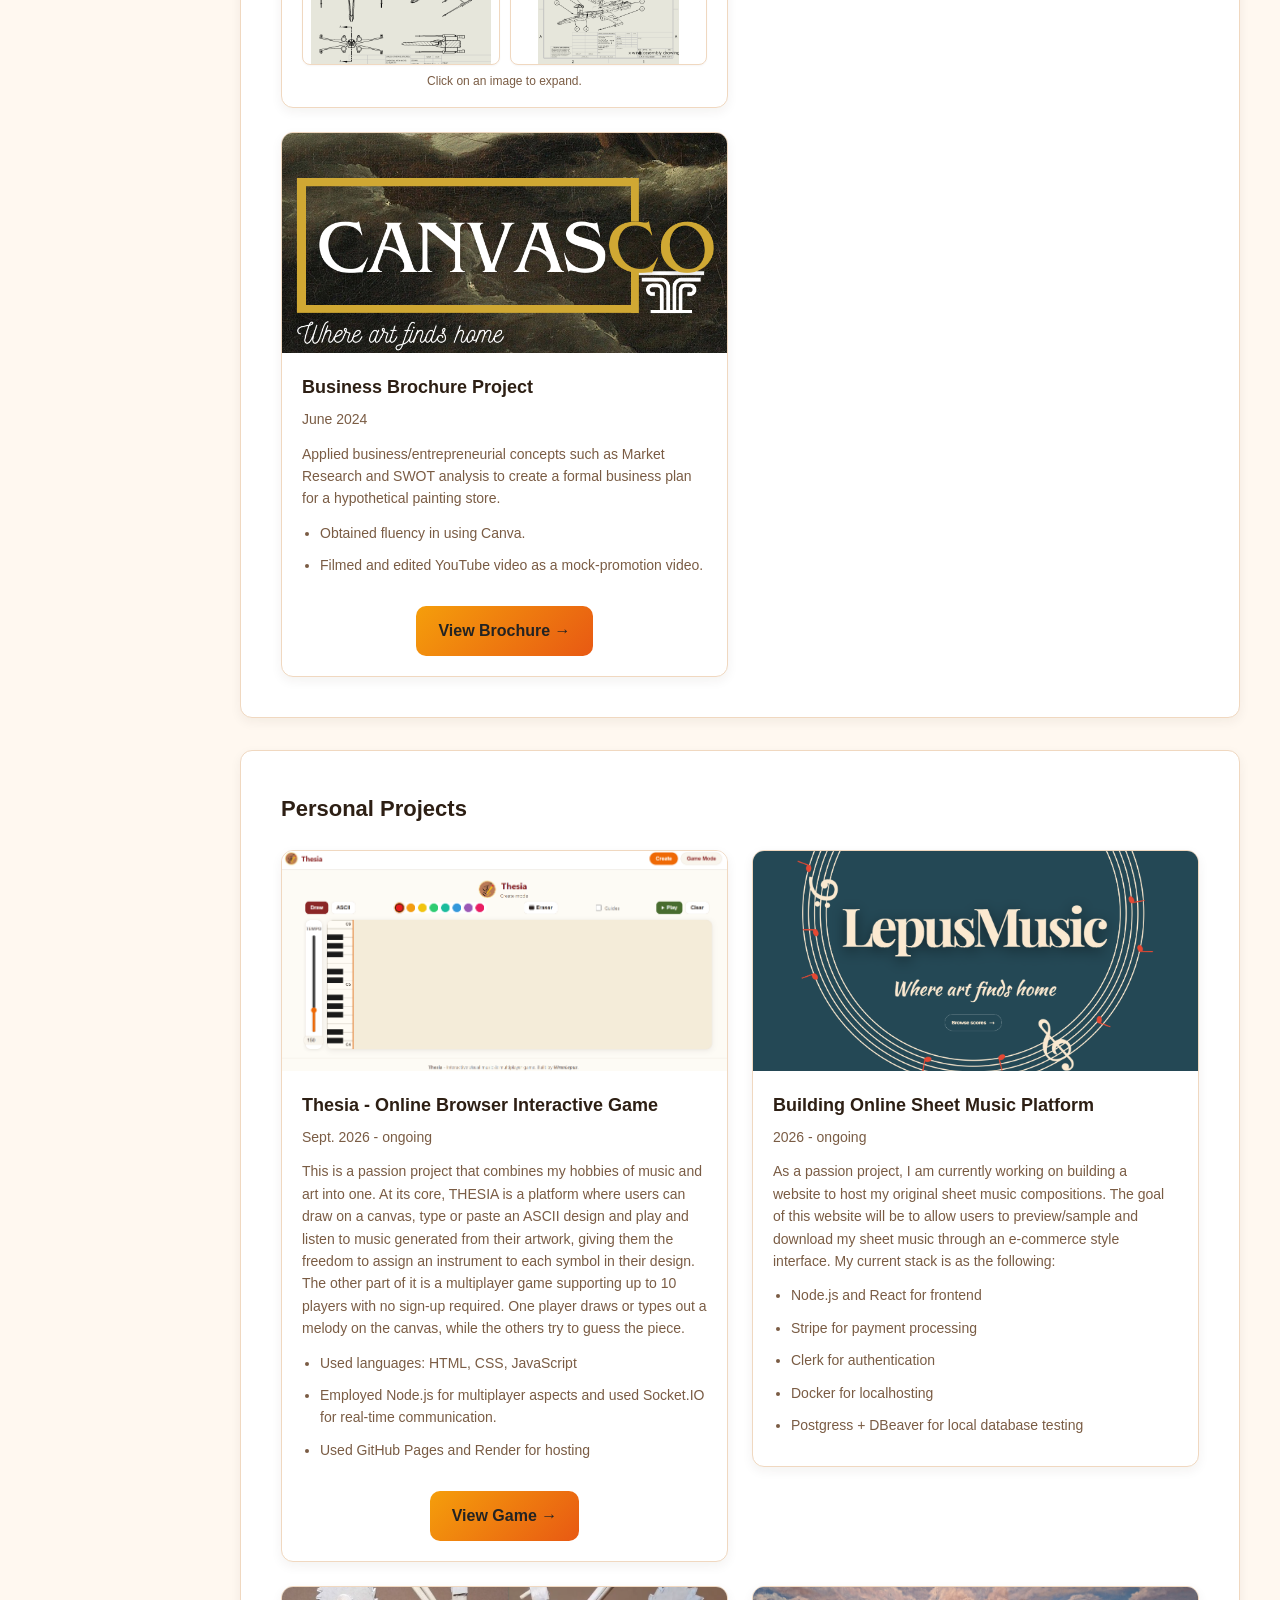
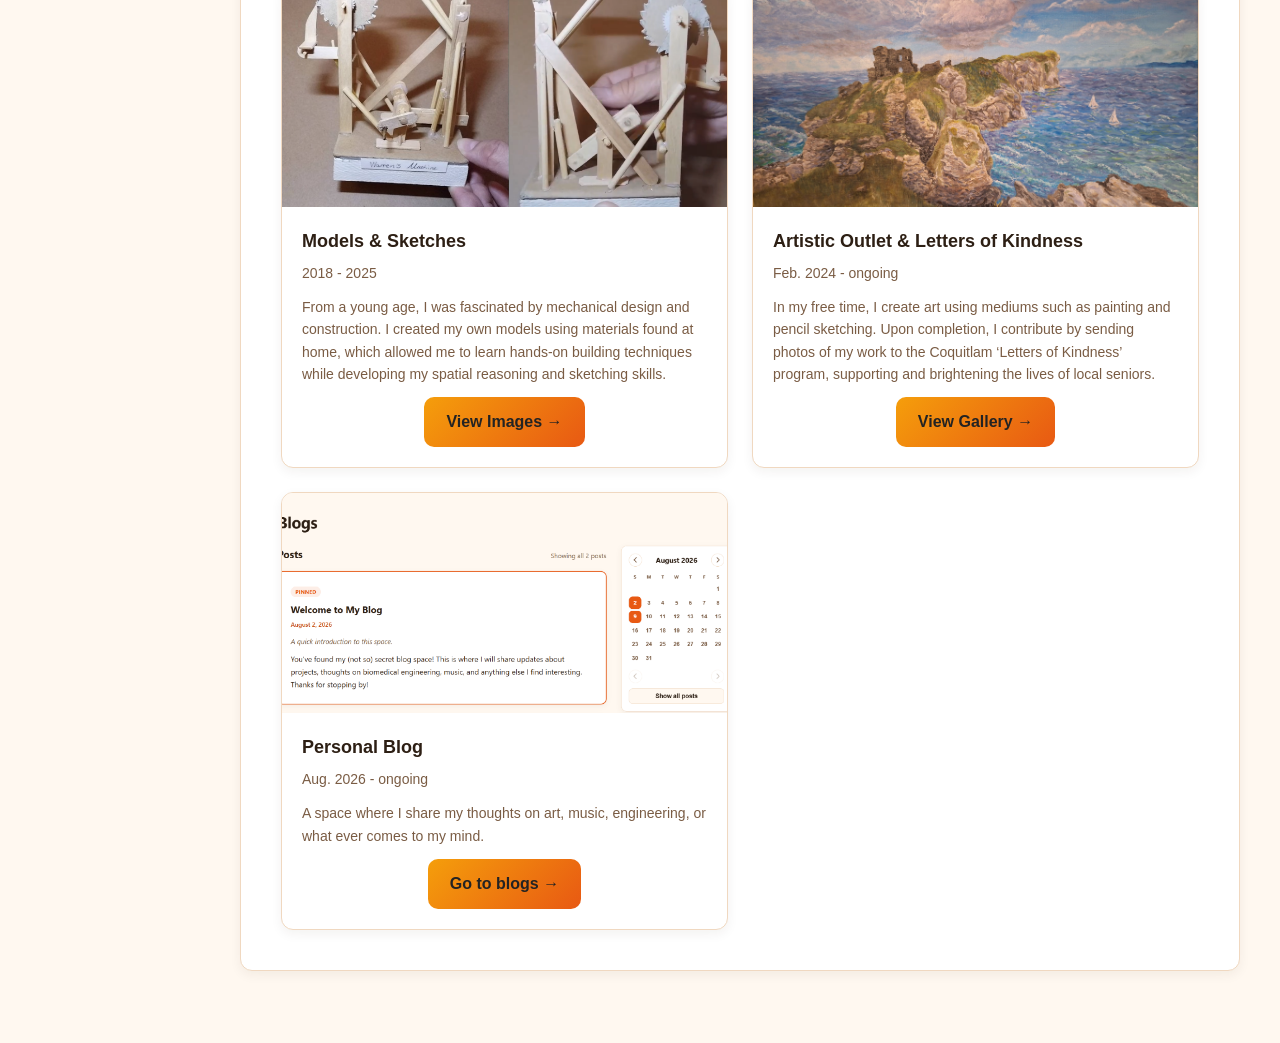
<file: projects.html>
<!DOCTYPE html>
<html>
<head>
  <meta charset="UTF-8">
  <title>Warren Liu - Projects</title>
  <link rel="stylesheet" href="https://cdnjs.cloudflare.com/ajax/libs/font-awesome/6.4.2/css/all.min.css">
  <link rel="stylesheet" href="styles.css">
</head>

<body>

  <!-- TOP NAVBAR -->
  <nav class="topnav">
    <div class="nav-brand">Warren Liu</div>
    <div class="nav-links">
      <a href="index.html">Home</a>
      <a href="projects.html" class="active">Projects</a>
      <a href="music.html">Music</a>
      <a href="blogs.html">Blogs</a>
      <button class="theme-toggle" type="button" aria-label="Switch to dark mode">
        <i class="fa-solid fa-moon"></i>
      </button>
    </div>
  </nav>

  <!-- SIDEBAR -->
  <aside class="sidebar">
    <div class="sidebar-section">
      <span class="sidebar-label">Academic Affiliation</span>
      <a href="https://uwaterloo.ca/biomedical-engineering/" target="_blank">BME at UWaterloo</a>
    </div>

    <div class="sidebar-section">
      <span class="sidebar-label">Sections</span>
      <a href="#academic">Academic Projects</a>
      <a href="#personal">Personal Projects</a>
    </div>

    <div class="sidebar-bottom">
      <div class="sidebar-section">
        <span class="sidebar-label">Socials</span>
        <div class="contact-block">
          <a href="https://github.com/WrenLepus" target="_blank" aria-label="GitHub">
            <i class="fa-brands fa-github"></i>
          </a>
          <a href="https://ca.linkedin.com/in/warren-liu-4372143a2" target="_blank" aria-label="LinkedIn">
            <i class="fa-brands fa-linkedin"></i>
          </a>
          <a href="mailto:w65liu@uwaterloo.ca" aria-label="Email">
            <i class="fa-solid fa-envelope"></i>
          </a>
          <a href="https://www.instagram.com/wrenlepus/" target="_blank" aria-label="Instagram">
            <i class="fa-brands fa-instagram"></i>
          </a>
          <a href="https://www.youtube.com/@LepusCompositions" target="_blank" aria-label="YouTube">
            <i class="fa-brands fa-youtube"></i>
          </a>
        </div>
      </div>
    </div>
  </aside>

  <!-- MAIN CONTENT -->
  <div class="content">

    <h1>Project Spotlight</h1>

    <div class="box" id="academic">
      <h2>Academic Projects</h2>

      <div class="project-grid">

        <div class="project-card">
          <img src="pictures/boardgame.jpg" alt="boardgame">

          <h3>Boardgame Accessibility</h3>
          <p>Sept. – Dec. 2025</p>

          <p>
            Redesigned the game Battleship with team to make it more accessible
            for children with dyspraxia. The project focused on
            applying user-centered design principles to identify
            accessibility barriers and develop gameplay interactions
            that reduce the need for fine motor control while
            maintaining an engaging experience.
          </p>

          <ul>
            <li>Applied an iterative design process including empathizing, ideation, rapid prototyping, testing, and evaluation.</li>
            <li>Conducted quantitative analysis using Excel to compare design alternatives.</li>
            <li>Developed a C++ program to automate normalization and metric weighting for a QFD table.</li>
          </ul>

        </div>

        <div class="project-card">
          <img src="pictures/rock.png" alt="rock">
          <h3>3D-printed Puzzle</h3>
          <p>Sept. – Dec. 2025</p>
          <p>
            Designed a multi-component 3D puzzle involving at least 5 unique pieces
            in a team setting. End product contained at least one Canadian motif.
          </p>

          <ul>
            <li>Worked with SolidWorks surface modeling.</li>
            <li>Gained knowledge in working with complex shapes.</li>
            <li>Worked with SolidWorks Assembly and error tolerance.</li>
            <li>Presented end product in presentation.</li>
          </ul>
        </div>

        <div class="project-card">
          <img src="pictures/xwing 1.png" alt="xwing">
          <h3>X-Wing Model</h3>
          <p>Nov. 2025</p>
          <p>
            Modeled the fictional spacecraft, X-Wing, from Star Wars the original series.
          </p>

          <ul>
            <li>Made calculation on pieces joints.</li>
            <li>Gained experience with mate functions in SolidWorks.</li>
            <li>Created accurate orthographic views and BOM table compliant to ANSI standards.</li>
          </ul>

          <div class="project-image-gallery" role="group" aria-label="X-Wing image gallery">
            <button class="project-gallery-thumb" type="button" data-caption="Completed X-Wing assembly">
              <img src="pictures/xwing 1.png" alt="Completed X-Wing CAD assembly">
            </button>
            <button class="project-gallery-thumb" type="button" data-caption="Exploded X-Wing assembly">
              <img src="pictures/xwing 2.png" alt="Exploded X-Wing CAD assembly">
            </button>
            <button class="project-gallery-thumb" type="button" data-caption="X-Wing orthographic views">
              <img src="pictures/xwing 3.png" alt="X-Wing orthographic engineering drawing">
            </button>
            <button class="project-gallery-thumb" type="button" data-caption="X-Wing bill of materials">
              <img src="pictures/xwing 4.png" alt="X-Wing exploded drawing and bill of materials">
            </button>
          </div>
          <p class="project-gallery-hint">Click on an image to expand.</p>
        </div>

        <div class="project-card">
          <img src="pictures/code.png" alt="code">
          <h3>Online Portfolio</h3>
          <p>Feb. 2026 - ongoing</p>
          <p>
            This website is currently an ongoing project!
            This is my first time making a website and I hope you, dear viewer, find this helpful in knowing me better!
          </p>

          <ul>
            <li>Using Visual Studio Code for HTML and CSS.</li>
            <li>Working with GitHub.</li>
            <li>Learned about wireframing.</li>
          </ul>
        </div>

        <div class="project-card">
          <img src="pictures/canvasco.png" alt="canvasco">

          <h3>Business Brochure Project</h3>
          <p>June 2024</p>

          <p>
            Applied business/entrepreneurial concepts such as Market Research and SWOT analysis to create a formal business plan
            for a hypothetical painting store.
          </p>

          <ul>
            <li>Obtained fluency in using Canva.</li>
            <li>Filmed and edited YouTube video as a mock-promotion video.</li>
          </ul>
          <div class="section-buttons">
            <a class="gradient-btn" onclick="window.open('https://drive.google.com/file/d/1lBRZDDkB-VZRjTMPFMsvt-t327SkvUDi/view?usp=sharing')">View Brochure →</a>
          </div>
        </div>

      </div>
    </div>

    <div class="box" id="personal">
      <h2>Personal Projects</h2>
      <div class="project-grid">
        <div class="project-card">
          <img src="pictures/thesia.png" alt="robot">

          <h3>Thesia - Online Browser Interactive Game</h3>
          <p>Sept. 2026 - ongoing</p>
          <p>
            This is a passion project that combines my hobbies of music and art into one. At its core, THESIA is a platform where users can draw on a canvas, type or paste an ASCII design and play and listen to music generated from their artwork, giving them the freedom to assign an instrument to each symbol in their design. The other part of it is a multiplayer game supporting up to 10 players with no sign-up required. One player draws or types out a melody on the canvas, while the others try to guess the piece.
          </p>
          <ul>
            <li>Used languages: HTML, CSS, JavaScript</li>
            <li>Employed Node.js for multiplayer aspects and used Socket.IO for real-time communication.</li>
            <li>Used GitHub Pages and Render for hosting</li>
          </ul>
          <div class="section-buttons">
            <a class="gradient-btn" onclick="window.open('https://wrenlepus.github.io/thesia/', '_blank')">View Game →</a>
          </div>
        </div>

        <div class="project-card">
          <img src="pictures/lepusmusic.png" alt="website">

          <h3>Building Online Sheet Music Platform</h3>
          <p>2026 - ongoing</p>
          <p>
            As a passion project, I am currently working on building a website to host my original sheet music compositions.
            The goal of this website will be to allow users to preview/sample and download my sheet music through an e-commerce style interface. My current stack is as the following:
          </p>
          <ul>
            <li>Node.js and React for frontend</li>
            <li>Stripe for payment processing</li>
            <li>Clerk for authentication</li>
            <li>Docker for localhosting</li>
            <li>Postgress + DBeaver for local database testing</li>
          </ul>
        </div>

        <div class="project-card">
          <img src="pictures/mechanism.png" alt="mechanism">

          <h3>Models & Sketches</h3>
          <p>2018 - 2025</p>
          <p>
            From a young age, I was fascinated by mechanical design and construction.
            I created my own models using materials found at home, which allowed me
            to learn hands-on building techniques while developing my spatial reasoning
            and sketching skills.
          </p>
          <div class="section-buttons">
            <a class="gradient-btn" onclick="window.open('https://drive.google.com/file/d/1PmIrMeL_rU-PflPFj-_I5v-DIA6B6uFj/view?usp=sharing', '_blank')">View Images →</a>
          </div>
        </div>

        <div class="project-card">
          <img src="pictures/Landscape of Northern Ireland.jpg" alt="art">

          <h3>Artistic Outlet & Letters of Kindness</h3>
          <p>Feb. 2024 - ongoing</p>
          <p>
            In my free time, I create art using mediums such as painting and pencil sketching.
            Upon completion, I contribute by sending photos of my work to the Coquitlam
            ‘Letters of Kindness’ program, supporting and brightening the lives of local seniors.
          </p>
          <div class="section-buttons">
            <a class="gradient-btn" href="gallery.html">View Gallery →</a>
          </div>
        </div>

        <div class="project-card">
          <img src="pictures/blogs.png" alt="blog thumbnail">

          <h3>Personal Blog</h3>
          <p>Aug. 2026 - ongoing</p>
          <p>
            A space where I share my thoughts on art, music, engineering, or what ever comes to my mind.
          </p>
          <div class="section-buttons">
            <a class="gradient-btn" href="blogs.html">Go to blogs →</a>
          </div>
        </div>
      </div>

    </div>

  </div>

  <!-- X-WING LIGHTBOX -->
  <div class="lightbox" id="project-lightbox" role="dialog" aria-modal="true" aria-label="X-Wing image gallery" aria-hidden="true">
    <div class="lightbox-content">
      <button class="lightbox-close" type="button" aria-label="Close gallery view">
        <i class="fa-solid fa-xmark"></i>
      </button>
      <button class="lightbox-prev" type="button" aria-label="Previous image">
        <i class="fa-solid fa-chevron-left"></i>
      </button>
      <img class="lightbox-img" id="project-lightbox-img" alt="">
      <button class="lightbox-next" type="button" aria-label="Next image">
        <i class="fa-solid fa-chevron-right"></i>
      </button>
      <div class="lightbox-caption" id="project-lightbox-caption" aria-live="polite"></div>
    </div>
  </div>

  <script>
    (function () {
      const toggle = document.querySelector('.theme-toggle');
      const icon = toggle ? toggle.querySelector('i') : null;
      const html = document.documentElement;
      const stored = localStorage.getItem('theme');

      if (stored) {
        html.setAttribute('data-theme', stored);
      }

      function updateIcon() {
        if (!icon) return;
        if (html.getAttribute('data-theme') === 'dark') {
          icon.className = 'fa-solid fa-sun';
          toggle.setAttribute('aria-label', 'Switch to light mode');
        } else {
          icon.className = 'fa-solid fa-moon';
          toggle.setAttribute('aria-label', 'Switch to dark mode');
        }
      }

      updateIcon();

      if (toggle) {
        toggle.addEventListener('click', function () {
          const isDark = html.getAttribute('data-theme') === 'dark';
          const next = isDark ? 'light' : 'dark';
          html.setAttribute('data-theme', next);
          localStorage.setItem('theme', next);
          updateIcon();
        });
      }
    })();
  </script>

  <script>
    (function () {
      const thumbnails = Array.from(document.querySelectorAll('.project-gallery-thumb'));
      if (!thumbnails.length) return;

      const lightbox = document.getElementById('project-lightbox');
      const lightboxImg = document.getElementById('project-lightbox-img');
      const lightboxCaption = document.getElementById('project-lightbox-caption');
      const lightboxContent = lightbox.querySelector('.lightbox-content');
      const closeBtn = lightbox.querySelector('.lightbox-close');
      const prevBtn = lightbox.querySelector('.lightbox-prev');
      const nextBtn = lightbox.querySelector('.lightbox-next');

      const slides = thumbnails.map(function (thumbnail) {
        const img = thumbnail.querySelector('img');
        return {
          src: img ? img.src : '',
          alt: img ? img.alt : '',
          caption: thumbnail.dataset.caption || ''
        };
      });

      let currentIndex = 0;
      let previousFocus = null;

      function updateLightbox() {
        const slide = slides[currentIndex];
        lightboxImg.src = slide.src;
        lightboxImg.alt = slide.alt;
        lightboxCaption.textContent = slide.caption;
      }

      function openLightbox(index) {
        currentIndex = index;
        previousFocus = document.activeElement;
        updateLightbox();
        lightbox.classList.add('active');
        lightbox.setAttribute('aria-hidden', 'false');
        document.body.style.overflow = 'hidden';
        requestAnimationFrame(function () {
          if (lightbox.classList.contains('active')) {
            closeBtn.focus({ preventScroll: true });
          }
        });
      }

      function closeLightbox() {
        lightbox.classList.remove('active');
        document.body.style.overflow = '';

        if (previousFocus && typeof previousFocus.focus === 'function') {
          previousFocus.focus();
        }

        lightbox.setAttribute('aria-hidden', 'true');
      }

      function showPrevious() {
        currentIndex = (currentIndex - 1 + slides.length) % slides.length;
        updateLightbox();
      }

      function showNext() {
        currentIndex = (currentIndex + 1) % slides.length;
        updateLightbox();
      }

      thumbnails.forEach(function (thumbnail, index) {
        thumbnail.addEventListener('click', function () {
          openLightbox(index);
        });
      });

      closeBtn.addEventListener('click', closeLightbox);
      prevBtn.addEventListener('click', showPrevious);
      nextBtn.addEventListener('click', showNext);

      lightbox.addEventListener('click', function (event) {
        if (event.target === lightbox || event.target === lightboxContent) {
          closeLightbox();
        }
      });

      document.addEventListener('keydown', function (event) {
        if (!lightbox.classList.contains('active')) return;

        if (event.key === 'Escape') {
          event.preventDefault();
          closeLightbox();
        }
        if (event.key === 'ArrowLeft') {
          event.preventDefault();
          showPrevious();
        }
        if (event.key === 'ArrowRight') {
          event.preventDefault();
          showNext();
        }

        if (event.key === 'Tab') {
          const controls = [closeBtn, prevBtn, nextBtn];
          const firstControl = controls[0];
          const lastControl = controls[controls.length - 1];

          if (event.shiftKey && document.activeElement === firstControl) {
            event.preventDefault();
            lastControl.focus();
          } else if (!event.shiftKey && document.activeElement === lastControl) {
            event.preventDefault();
            firstControl.focus();
          }
        }
      });
    })();
  </script>

</body>
</html>
</file>
<file: styles.css>
:root {
  --bg: #fff8f0;
  --surface: #ffffff;
  --text: #2d1f14;
  --text-muted: #7a5c44;
  --accent: #e85913;
  --accent-hover: #c7460d;
  --accent-soft: rgba(232, 89, 19, 0.10);
  --accent-active: rgba(232, 89, 19, 0.16);
  --border: #f0d8c0;
  --shadow-sm: 0 1px 2px rgba(45, 31, 20, 0.04);
  --shadow-md: 0 4px 12px rgba(45, 31, 20, 0.06);
  --shadow-lg: 0 10px 30px rgba(45, 31, 20, 0.08);
  --gradient-start: #f59e0b;
  --gradient-end: #e85913;
  --gradient-shadow: rgba(232, 89, 19, 0.25);
  --timeline-experience-text: #24170f;
  --radius: 12px;
  --radius-sm: 8px;
  --nav-height: 64px;
  --sidebar-width: 200px;
}

[data-theme="dark"] {
  --bg: #0a0a0a;
  --surface: #141414;
  --text: #f0f0f0;
  --text-muted: #a0a0a0;
  --accent: #ffffff;
  --accent-hover: #d0d0d0;
  --accent-soft: rgba(255, 255, 255, 0.08);
  --accent-active: rgba(255, 255, 255, 0.12);
  --border: #2a2a2a;
  --shadow-sm: 0 1px 2px rgba(0, 0, 0, 0.5);
  --shadow-md: 0 4px 12px rgba(0, 0, 0, 0.6);
  --shadow-lg: 0 10px 30px rgba(0, 0, 0, 0.7);
  --gradient-start: #e5e5e5;
  --gradient-end: #ffffff;
  --gradient-shadow: rgba(255, 255, 255, 0.15);
  --timeline-experience-text: #141414;
}

* {
  box-sizing: border-box;
}

html {
  scroll-behavior: smooth;
}

body {
  font-family: Inter, -apple-system, BlinkMacSystemFont, "Segoe UI", Roboto, "Helvetica Neue", Arial, sans-serif;
  background: var(--bg);
  color: var(--text);
  margin: 0;
  padding: 0;
  line-height: 1.6;
}

p {
  font-size: 16px;
}

a {
  color: var(--accent);
  text-decoration: none;
}

a:hover {
  color: var(--accent-hover);
}

/* --- TOP NAVIGATION --- */
.topnav {
  position: fixed;
  top: 0;
  left: 0;
  width: 100%;
  height: var(--nav-height);
  background: var(--surface);
  border-bottom: 1px solid var(--border);
  box-shadow: var(--shadow-sm);
  z-index: 1000;
  display: flex;
  justify-content: space-between;
  align-items: center;
  padding: 0 32px;
}

.nav-brand {
  font-size: 20px;
  font-weight: 700;
  color: var(--text);
  letter-spacing: -0.3px;
}

.nav-links {
  display: flex;
  align-items: center;
  gap: 8px;
}

.nav-links a {
  display: inline-flex;
  align-items: center;
  padding: 8px 16px;
  border-radius: 9999px;
  color: var(--text-muted);
  font-weight: 600;
  font-size: 15px;
  transition: color 0.2s ease, background 0.2s ease;
}

.nav-links a:hover {
  color: var(--accent);
  background: var(--accent-soft);
}

.nav-links a.active {
  color: var(--accent);
  background: var(--accent-active);
}

.theme-toggle {
  display: inline-flex;
  align-items: center;
  justify-content: center;
  width: 36px;
  height: 36px;
  padding: 0;
  margin-left: 4px;
  border: 1px solid var(--border);
  border-radius: 50%;
  background: var(--surface);
  color: var(--text-muted);
  cursor: pointer;
  transition: background 0.2s ease, color 0.2s ease, border-color 0.2s ease;
}

.theme-toggle:hover {
  background: var(--bg);
  color: var(--accent);
  border-color: var(--accent);
}

.theme-toggle i {
  font-size: 16px;
}

/* --- SIDEBAR --- */
.sidebar {
  width: var(--sidebar-width);
  height: calc(100vh - var(--nav-height));
  position: fixed;
  top: var(--nav-height);
  left: 0;
  background: var(--surface);
  border-right: 1px solid var(--border);
  padding: 24px 16px;
  display: flex;
  flex-direction: column;
  z-index: 900;
}

.sidebar-section {
  margin-bottom: 28px;
}

.sidebar-label {
  display: block;
  font-size: 11px;
  font-weight: 700;
  text-transform: uppercase;
  letter-spacing: 0.08em;
  color: var(--text-muted);
  margin-bottom: 10px;
  padding-left: 12px;
}

.sidebar a {
  display: block;
  padding: 8px 12px;
  margin: 2px 0;
  border-radius: var(--radius-sm);
  color: var(--text);
  font-weight: 500;
  font-size: 14px;
  text-decoration: none;
  transition: background 0.15s ease, color 0.15s ease;
}

.sidebar a:hover {
  background: var(--bg);
  color: var(--accent);
}

.sidebar-bottom {
  margin-top: auto;
  padding-top: 20px;
}

.contact-block {
  display: flex;
  gap: 10px;
  padding-left: 12px;
}

.contact-block a {
  display: inline-flex;
  align-items: center;
  justify-content: center;
  width: 36px;
  height: 36px;
  padding: 0;
  margin: 0;
  border-radius: var(--radius-sm);
  background: var(--bg);
  color: var(--text-muted);
  text-decoration: none;
  transition: background 0.15s ease, color 0.15s ease, transform 0.15s ease;
}

.contact-block a:hover {
  background: var(--border);
  color: var(--accent);
  transform: translateY(-2px);
}

.contact-block i {
  font-size: 18px;
}

/* --- MAIN CONTENT --- */
.content {
  margin-left: var(--sidebar-width);
  margin-top: var(--nav-height);
  padding: 17px 40px 40px 40px;
  width: calc(100% - var(--sidebar-width));
  min-height: calc(100vh - var(--nav-height));
}

.content > h1 {
  font-size: 34px;
  margin-bottom: 24px;
  letter-spacing: -0.5px;
}

.box {
  background: var(--surface);
  padding: 40px;
  border-radius: var(--radius);
  box-shadow: var(--shadow-md);
  margin-bottom: 32px;
  border: 1px solid var(--border);
}

.box h1,
.box h2,
.box h3,
.box h4 {
  margin-top: 0;
}

.box h1 {
  font-size: 32px;
  margin-bottom: 20px;
  letter-spacing: -0.5px;
}

.box h2 {
  font-size: 22px;
  margin-bottom: 16px;
}

.box ul {
  padding-left: 20px;
}

.box li {
  margin-bottom: 10px;
  color: var(--text-muted);
}

/* --- PROFILE & LOGO --- */
.profile-photo {
  margin-bottom: 30px;
}

.profile-photo img {
  width: 260px;
  height: 260px;
  object-fit: cover;
  border-radius: 60%;
  border: 4px solid var(--surface);
  box-shadow: var(--shadow-lg);
  display: block;
}

.logo img {
  width: 600px;
  height: 300px;
  object-fit: contain;
}

.top-photos {
  display: flex;
  align-items: center;
  gap: 40px;
  margin-bottom: 40px;
}

/* --- BUTTONS --- */
.section-buttons {
  margin-top: 8px;
  display: flex;
  justify-content: center;
  gap: 20px;
}

.gradient-btn {
  display: inline-flex;
  align-items: center;
  padding: 12px 22px;
  border-radius: 10px;
  font-weight: 600;
  text-decoration: none;
  color: rgb(35, 35, 35);
  background: linear-gradient(135deg, var(--gradient-start), var(--gradient-end));
  transition: transform 0.15s ease, box-shadow 0.15s ease;
  border: none;
  cursor: pointer;
}

.gradient-btn:hover {
  transform: translateY(-2px);
  box-shadow: 0 8px 20px var(--gradient-shadow);
  color: white;
}

/* --- AWARDS --- */
.award-photos {
  display: flex;
  margin-right: 60px;
  align-items: center;
  justify-content: center;
  gap: 40px;
  margin-bottom: 20px;
}

.award-photos img {
  height: 300px;
  width: auto;
  object-fit: contain;
  border-radius: var(--radius-sm);
}

/* --- EDUCATION + EXPERIENCE TIMELINE --- */
.career-timeline {
  margin: 4px 0 44px;
}

.career-timeline-header {
  display: flex;
  align-items: flex-end;
  justify-content: space-between;
  gap: 20px;
  margin-bottom: 14px;
}

.career-timeline-header h2 {
  margin-bottom: 2px;
}

.career-timeline-header p {
  margin: 0;
  color: var(--text-muted);
  font-size: 13px;
}

.career-timeline-controls {
  display: flex;
  gap: 8px;
  flex: 0 0 auto;
}

.timeline-scroll-button {
  width: 36px;
  height: 36px;
  display: inline-flex;
  align-items: center;
  justify-content: center;
  border: 1px solid var(--border);
  border-radius: 50%;
  background: var(--surface);
  color: var(--text-muted);
  cursor: pointer;
  transition: color 0.18s ease, border-color 0.18s ease, background 0.18s ease, transform 0.18s ease;
}

.timeline-scroll-button:hover {
  color: var(--accent);
  border-color: var(--accent);
  background: var(--accent-soft);
  transform: translateY(-1px);
}

.timeline-scroll-button:focus-visible {
  outline: 2px solid var(--text);
  outline-offset: 2px;
  border-color: var(--accent);
  box-shadow: 0 0 0 4px var(--surface);
}

.timeline-scroll-button:disabled {
  opacity: 0.36;
  cursor: default;
  transform: none;
}

.career-timeline-frame {
  --timeline-axis-y: 205px;
  position: relative;
  overflow: hidden;
  border: 1px solid var(--border);
  border-radius: var(--radius);
  background: var(--bg);
  box-shadow: inset 0 1px 0 rgba(255, 255, 255, 0.35);
}

.career-timeline-scroll {
  width: 100%;
  height: 318px;
  overflow-x: auto;
  overflow-y: hidden;
  overscroll-behavior-inline: contain;
  scrollbar-color: var(--accent) var(--surface);
  scrollbar-width: thin;
}

.career-timeline-scroll::-webkit-scrollbar {
  height: 11px;
}

.career-timeline-scroll::-webkit-scrollbar-track {
  background: var(--surface);
  border-top: 1px solid var(--border);
}

.career-timeline-scroll::-webkit-scrollbar-thumb {
  background: var(--accent);
  border: 3px solid var(--surface);
  border-radius: 999px;
}

.career-timeline-scroll:focus-visible {
  outline: 3px solid var(--text);
  outline-offset: -3px;
}

.career-timeline-canvas {
  position: relative;
  width: 4400px;
  height: 306px;
  min-width: 100%;
  isolation: isolate;
}

.timeline-calendar {
  position: absolute;
  inset: 0;
  z-index: 0;
}

.timeline-month {
  position: absolute;
  top: 0;
  bottom: 0;
  border-left: 1px solid rgba(122, 92, 68, 0.10);
}

.timeline-month.is-year {
  border-left-color: rgba(232, 89, 19, 0.28);
}

.timeline-month::after {
  content: "";
  position: absolute;
  left: -1px;
  top: calc(var(--timeline-axis-y) - 5px);
  width: 1px;
  height: 11px;
  background: var(--text-muted);
}

.timeline-month.is-year::after {
  top: calc(var(--timeline-axis-y) - 8px);
  height: 17px;
  width: 2px;
  background: var(--accent);
}

.timeline-month-label,
.timeline-year-label {
  position: absolute;
  left: 6px;
  white-space: nowrap;
  line-height: 1;
  user-select: none;
}

.timeline-month-label {
  top: calc(var(--timeline-axis-y) + 11px);
  color: var(--text-muted);
  font-size: 10px;
  font-weight: 600;
  letter-spacing: 0.03em;
  text-transform: uppercase;
}

.timeline-year-label {
  top: calc(var(--timeline-axis-y) - 28px);
  color: var(--text);
  font-size: 12px;
  font-weight: 800;
}

.timeline-axis {
  position: absolute;
  z-index: 2;
  top: var(--timeline-axis-y);
  left: 0;
  width: 100%;
  height: 2px;
  background: var(--text);
  opacity: 0.76;
}

.timeline-lane-label {
  position: absolute;
  right: 14px;
  z-index: 20;
  display: inline-flex;
  align-items: center;
  gap: 7px;
  padding: 6px 10px;
  border: 1px solid var(--border);
  border-radius: 999px;
  background: var(--surface);
  color: var(--text);
  box-shadow: var(--shadow-sm);
  font-size: 12px;
  font-weight: 750;
  letter-spacing: 0.02em;
  pointer-events: none;
}

.timeline-lane-label i {
  color: var(--accent);
}

.timeline-lane-label--experience {
  top: 14px;
  padding: 3px 8px;
  font-size: 9px;
}

.timeline-lane-label--education {
  top: 238px;
  padding: 3px 8px;
  font-size: 9px;
}

.timeline-period {
  --period-height: 32px;
  --period-top: 52px;
  position: absolute;
  z-index: 4;
  top: var(--period-top);
  left: var(--period-left, 0);
  width: var(--period-width, 120px);
  height: var(--period-height);
  min-width: 1px;
  margin: 0;
  padding: 0;
  border: 0;
  outline: 0;
  background: transparent;
  color: inherit;
  font: inherit;
  text-align: left;
  cursor: pointer;
  overflow: visible;
}

.timeline-period::before,
.timeline-period::after {
  content: "";
  position: absolute;
  z-index: 0;
  width: 1px;
  border-left: 1px dashed rgba(232, 89, 19, 0.34);
  pointer-events: none;
}

.timeline-period::before {
  left: 0;
}

.timeline-period::after {
  left: 100%;
}

.timeline-period--experience::before,
.timeline-period--experience::after {
  top: 100%;
  height: calc(var(--timeline-axis-y) - var(--period-top) - var(--period-height));
}

.timeline-period--education {
  --period-height: 18px;
}

.timeline-period--education::before,
.timeline-period--education::after {
  bottom: 100%;
  height: calc(var(--period-top) - var(--timeline-axis-y));
}

.timeline-period-surface {
  position: absolute;
  z-index: 1;
  inset: 0;
  display: flex;
  align-items: center;
  gap: 10px;
  min-width: 0;
  padding: 0 13px;
  border-radius: 7px;
  overflow: hidden;
  white-space: nowrap;
  box-shadow: 0 2px 5px rgba(45, 31, 20, 0.10);
  transition: top 0.18s ease, bottom 0.18s ease, box-shadow 0.18s ease, filter 0.18s ease;
}

.timeline-period--experience .timeline-period-surface {
  background: var(--accent);
  color: var(--timeline-experience-text);
  border: 1px solid var(--accent);
}

.timeline-period--education .timeline-period-surface {
  padding: 0 8px;
  border: 1px solid var(--accent);
  background: var(--surface);
  color: var(--text);
  box-shadow: 0 1px 3px rgba(45, 31, 20, 0.08);
}

.timeline-period-title {
  display: block;
  min-width: 0;
  overflow: hidden;
  text-overflow: ellipsis;
  font-size: 12px;
  font-weight: 750;
  letter-spacing: 0.01em;
}

.timeline-period--education .timeline-period-title {
  font-size: 9px;
}

.timeline-period:hover,
.timeline-period.is-active {
  z-index: 12;
}

.timeline-period:hover .timeline-period-surface,
.timeline-period.is-active .timeline-period-surface {
  top: -5px;
  bottom: -5px;
  box-shadow: var(--shadow-lg);
  filter: saturate(1.06);
}

.timeline-period--education:hover .timeline-period-surface,
.timeline-period--education.is-active .timeline-period-surface {
  top: -3px;
  bottom: -3px;
}

.timeline-period:focus-visible .timeline-period-surface {
  outline: 2px solid var(--text);
  outline-offset: 2px;
  box-shadow: 0 0 0 4px var(--surface), var(--shadow-lg);
}

.timeline-detail-card {
  position: fixed;
  z-index: 3000;
  width: min(280px, calc(100vw - 24px));
  padding: 16px 17px;
  border: 1px solid var(--border);
  border-radius: 10px;
  background: var(--surface);
  color: var(--text);
  box-shadow: 0 18px 45px rgba(45, 31, 20, 0.18);
  opacity: 0;
  visibility: hidden;
  transform: translateY(5px);
  pointer-events: none;
  transition: opacity 0.16s ease, visibility 0.16s ease, transform 0.16s ease;
}

.timeline-detail-card.is-visible {
  opacity: 1;
  visibility: visible;
  transform: translateY(0);
}

.timeline-detail-kind {
  display: block;
  margin-bottom: 5px;
  color: var(--accent-hover);
  font-size: 10px;
  font-weight: 800;
  letter-spacing: 0.1em;
  text-transform: uppercase;
}

.timeline-detail-card h3 {
  margin: 0 0 5px;
  color: var(--text);
  font-size: 16px;
  line-height: 1.3;
}

.timeline-detail-dates,
.timeline-detail-copy {
  margin: 0;
  color: var(--text-muted);
  font-size: 12px;
  line-height: 1.5;
}

.timeline-detail-copy {
  margin-top: 9px;
  padding-top: 9px;
  border-top: 1px solid var(--border);
}

.timeline-credit {
  margin: 8px 2px 0;
  color: var(--text-muted);
  font-size: 11px;
  line-height: 1.4;
}

.timeline-credit a {
  font-weight: 600;
}

[data-theme="dark"] .timeline-month {
  border-left-color: rgba(255, 255, 255, 0.07);
}

[data-theme="dark"] .timeline-month.is-year {
  border-left-color: rgba(255, 255, 255, 0.22);
}

[data-theme="dark"] .timeline-period::before,
[data-theme="dark"] .timeline-period::after {
  border-left-color: rgba(255, 255, 255, 0.28);
}

[data-theme="dark"] .timeline-detail-card {
  box-shadow: 0 18px 45px rgba(0, 0, 0, 0.55);
}

@media (max-width: 600px) {
  .career-timeline-header {
    align-items: center;
  }

  .career-timeline-header p {
    max-width: 220px;
  }

  .timeline-lane-label {
    right: 10px;
  }
}

@media (prefers-reduced-motion: reduce) {
  .timeline-scroll-button,
  .timeline-period-surface,
  .timeline-detail-card {
    transition: none;
  }
}

/* --- RESUME DROPDOWN --- */
.resume-section {
  scroll-margin-top: calc(var(--nav-height) + 24px);
}

.resume-dropdown {
  margin-top: 16px;
}

.resume-toggle {
  display: inline-flex;
  align-items: center;
  justify-content: space-between;
  gap: 12px;
  width: 100%;
  max-width: 300px;
  padding: 14px 20px;
  background: var(--surface);
  border: 1px solid var(--border);
  border-radius: var(--radius-sm);
  color: var(--text);
  font-size: 16px;
  font-weight: 600;
  cursor: pointer;
  transition: background 0.2s ease, border-color 0.2s ease, box-shadow 0.2s ease;
}

.resume-toggle:hover {
  background: var(--bg);
  border-color: var(--accent);
}

.resume-toggle i {
  transition: transform 0.35s ease;
  color: var(--accent);
}

.resume-toggle[aria-expanded="true"] i {
  transform: rotate(180deg);
}

.resume-panel {
  display: grid;
  grid-template-rows: 0fr;
  transition: grid-template-rows 0.35s ease, margin-top 0.35s ease;
  margin-top: 0;
}

.resume-panel.open {
  grid-template-rows: 1fr;
  margin-top: 20px;
}

.resume-panel-inner {
  overflow: hidden;
}

.box h2 i,
.box h3 i {
  margin-right: 8px;
  color: var(--accent);
}

/* --- EDUCATION GRID --- */
.edu-grid {
  display: grid;
  grid-template-columns: repeat(2, 1fr);
  gap: 20px;
  margin: 24px 0 40px 0;
}

.edu-box {
  background: var(--bg);
  border: 1px solid var(--border);
  border-radius: var(--radius-sm);
  padding: 20px;
}

.edu-box h3 {
  margin-top: 0;
  margin-bottom: 12px;
  font-size: 17px;
}

.edu-box ul {
  margin: 0;
  padding-left: 20px;
}

.edu-box ul li {
  margin-bottom: 6px;
  color: var(--text-muted);
  font-size: 14px;
}

/* --- PROJECT GRID --- */
.project-grid {
  display: grid;
  grid-template-columns: repeat(2, 1fr);
  align-items: start;
  gap: 24px;
  margin-top: 24px;
}

.project-card {
  background: var(--surface);
  padding: 0;
  border-radius: var(--radius);
  box-shadow: var(--shadow-md);
  border: 1px solid var(--border);
  overflow: hidden;
  display: flex;
  flex-direction: column;
}

.project-card img {
  width: 100%;
  height: 220px;
  object-fit: cover;
  display: block;
}

.project-card h3 {
  margin: 20px 20px 6px 20px;
  font-size: 18px;
}

.project-card p {
  margin: 0 20px 12px 20px;
  color: var(--text-muted);
  font-size: 14px;
  line-height: 1.6;
}

.project-card ul {
  margin: 0 20px 20px 20px;
  padding-left: 18px;
  color: var(--text-muted);
  font-size: 14px;
}

.project-card .section-buttons {
  margin-top: auto;
  margin-bottom: 20px;
}

.secret-link-wrap {
  margin: 0 20px 20px 20px;
}

.secret-link {
  color: #ffffff;
  text-decoration: none;
  transition: color 0.2s ease;
}

.secret-link:hover {
  color: var(--accent);
  text-decoration: underline;
}

.project-image-gallery {
  display: grid;
  grid-template-columns: repeat(2, minmax(0, 1fr));
  gap: 10px;
  margin: auto 20px 0;
}

.project-gallery-thumb {
  aspect-ratio: 16 / 9;
  min-width: 0;
  padding: 0;
  overflow: hidden;
  background: #fff;
  border: 1px solid var(--border);
  border-radius: var(--radius-sm);
  box-shadow: var(--shadow-sm);
  cursor: pointer;
  transition: transform 0.2s ease, border-color 0.2s ease, box-shadow 0.2s ease;
}

.project-card .project-gallery-thumb img {
  width: 100%;
  height: 100%;
  object-fit: contain;
  border-radius: 0;
  transition: transform 0.2s ease;
}

.project-gallery-thumb:hover,
.project-gallery-thumb:focus-visible {
  transform: translateY(-2px);
  border-color: var(--accent);
  box-shadow: var(--shadow-md), 0 0 0 1px var(--accent);
  outline: none;
}

.project-gallery-thumb:hover img,
.project-gallery-thumb:focus-visible img {
  transform: scale(1.035);
}

.project-card .project-gallery-hint {
  margin: 8px 20px 18px;
  color: var(--text-muted);
  font-size: 12px;
  line-height: 1.4;
  text-align: center;
}

@media (prefers-reduced-motion: reduce) {
  .project-gallery-thumb,
  .project-gallery-thumb img {
    transition: none;
  }
}

/* --- FEATURED PROJECTS GALLERY --- */
.featured-projects {
  margin: 24px 0 8px;
}

.featured-projects h2 {
  margin-bottom: 6px;
}

.featured-projects-intro {
  margin: 0 0 20px 0;
  color: var(--text-muted);
  font-size: 14px;
}

.featured-gallery-scroll {
  overflow-x: auto;
  overflow-y: hidden;
  scroll-snap-type: x mandatory;
  -webkit-overflow-scrolling: touch;
  scrollbar-width: none;
  -ms-overflow-style: none;
  padding-bottom: 4px;
}

.featured-gallery-scroll::-webkit-scrollbar {
  display: none;
}

.featured-gallery-track {
  display: flex;
  gap: 20px;
  width: max-content;
  padding: 4px;
  position: relative;
}

.featured-gallery-item {
  flex: 0 0 auto;
  scroll-snap-align: center;
  width: clamp(280px, 80vw, 640px);
}

.featured-gallery-card {
  position: relative;
  width: 100%;
  height: 280px;
  padding: 0;
  border: 1px solid var(--border);
  border-radius: var(--radius);
  background: var(--surface);
  box-shadow: var(--shadow-md);
  overflow: hidden;
  cursor: pointer;
  text-align: left;
  transition: transform 0.25s ease, box-shadow 0.25s ease, border-color 0.25s ease;
}

.featured-gallery-card:hover,
.featured-gallery-card:focus-visible {
  transform: translateY(-4px);
  box-shadow: var(--shadow-lg), 0 0 0 1px var(--accent);
  border-color: var(--accent);
  outline: none;
}

.featured-gallery-card img {
  width: 100%;
  height: 100%;
  object-fit: cover;
  display: block;
  transition: transform 0.4s ease;
}

.featured-gallery-card:hover img,
.featured-gallery-card:focus-visible img {
  transform: scale(1.05);
}

.featured-gallery-overlay {
  position: absolute;
  inset: 0;
  display: flex;
  flex-direction: column;
  justify-content: flex-end;
  padding: 24px;
  background: linear-gradient(to top, rgba(0, 0, 0, 0.72) 0%, rgba(0, 0, 0, 0.28) 50%, transparent 100%);
  color: #fff;
  pointer-events: none;
}

.featured-gallery-category {
  display: inline-block;
  width: fit-content;
  margin-bottom: 8px;
  padding: 4px 10px;
  border-radius: 999px;
  background: var(--accent);
  color: #fff;
  font-size: 11px;
  font-weight: 700;
  letter-spacing: 0.04em;
  text-transform: uppercase;
}

.featured-gallery-overlay h3 {
  margin: 0;
  font-size: 24px;
  font-weight: 700;
  line-height: 1.2;
  color: #fff;
  text-shadow: 0 2px 8px rgba(0, 0, 0, 0.4);
}

.featured-gallery-pagination {
  display: flex;
  align-items: center;
  justify-content: center;
  gap: 8px;
  margin-top: 16px;
}

.featured-gallery-dot {
  width: 10px;
  height: 10px;
  padding: 0;
  border: 0;
  border-radius: 999px;
  background: var(--border);
  cursor: pointer;
  transition: width 0.25s ease, background 0.2s ease, transform 0.2s ease;
}

.featured-gallery-dot:hover,
.featured-gallery-dot:focus-visible {
  background: var(--text-muted);
  transform: scale(1.15);
  outline: none;
}

.featured-gallery-dot.is-active {
  width: 32px;
  background: var(--text);
}

/* --- FEATURED PROJECT MODAL --- */
.featured-project-modal {
  position: fixed;
  inset: 0;
  z-index: 2000;
  display: flex;
  align-items: center;
  justify-content: center;
  padding: 24px;
  opacity: 0;
  visibility: hidden;
  transition: opacity 0.25s ease, visibility 0s linear 0.25s;
}

.featured-project-modal.active {
  opacity: 1;
  visibility: visible;
  transition-delay: 0s;
}

.featured-project-modal-backdrop {
  position: absolute;
  inset: 0;
  background: rgba(0, 0, 0, 0.72);
  backdrop-filter: blur(4px);
}

.featured-project-modal-content {
  position: relative;
  width: 100%;
  max-width: 640px;
  max-height: calc(100vh - 48px);
  overflow-y: auto;
  background: var(--surface);
  border-radius: var(--radius);
  border: 1px solid var(--border);
  box-shadow: var(--shadow-lg);
  transform: translateY(12px) scale(0.98);
  transition: transform 0.25s ease;
}

.featured-project-modal.active .featured-project-modal-content {
  transform: translateY(0) scale(1);
}

.featured-project-modal-close {
  position: absolute;
  top: 12px;
  right: 12px;
  z-index: 10;
  width: 40px;
  height: 40px;
  display: inline-flex;
  align-items: center;
  justify-content: center;
  border: 1px solid var(--border);
  border-radius: 50%;
  background: var(--surface);
  color: var(--text-muted);
  font-size: 22px;
  cursor: pointer;
  transition: color 0.18s ease, border-color 0.18s ease, background 0.18s ease, transform 0.18s ease;
}

.featured-project-modal-close:hover,
.featured-project-modal-close:focus-visible {
  color: var(--accent);
  border-color: var(--accent);
  background: var(--accent-soft);
  transform: scale(1.08);
  outline: none;
}

.featured-project-modal-body {
  padding: 0;
}

.featured-project-modal-body img {
  width: 100%;
  height: 280px;
  object-fit: cover;
  display: block;
}

.featured-project-modal-category {
  display: inline-block;
  margin: 20px 24px 8px;
  padding: 4px 10px;
  border-radius: 999px;
  background: var(--accent-soft);
  color: var(--accent);
  font-size: 11px;
  font-weight: 700;
  letter-spacing: 0.04em;
  text-transform: uppercase;
}

.featured-project-modal-body h3 {
  margin: 0 24px 6px;
  font-size: 22px;
  color: var(--text);
}

.featured-project-modal-date {
  margin: 0 24px 16px;
  color: var(--text-muted);
  font-size: 14px;
  font-weight: 600;
}

.featured-project-modal-description {
  margin: 0 24px 16px;
}

.featured-project-modal-description p {
  margin: 0 0 12px;
  color: var(--text-muted);
  font-size: 15px;
  line-height: 1.65;
}

.featured-project-modal-description p:last-child {
  margin-bottom: 0;
}

.featured-project-modal-body ul {
  margin: 0 24px 20px;
  padding-left: 20px;
  color: var(--text-muted);
  font-size: 14px;
  line-height: 1.6;
}

.featured-project-modal-body li {
  margin-bottom: 8px;
}

.featured-project-modal-body .section-buttons {
  margin-bottom: 24px;
}

@media (max-width: 640px) {
  .featured-project-modal {
    padding: 0;
  }

  .featured-project-modal-content {
    max-height: 100vh;
    max-width: 100%;
    border-radius: 0;
  }

  .featured-project-modal-body img {
    height: 220px;
  }
}

@media (prefers-reduced-motion: reduce) {
  .featured-gallery-card,
  .featured-gallery-card img,
  .featured-project-modal,
  .featured-project-modal-content {
    transition: none;
  }

  .featured-gallery-card:hover img,
  .featured-gallery-card:focus-visible img {
    transform: none;
  }
}

/* --- GALLERY --- */
.image-grid {
  display: grid;
  grid-template-columns: repeat(auto-fill, minmax(280px, 1fr));
  gap: 24px;
  margin-top: 24px;
}

.image-card {
  background: var(--surface);
  padding: 12px;
  border-radius: var(--radius);
  box-shadow: var(--shadow-md);
  border: 1px solid var(--border);
  display: flex;
  flex-direction: column;
  align-items: center;
  cursor: pointer;
  transition: transform 0.25s ease, box-shadow 0.25s ease, border-color 0.25s ease;
}

.image-card:hover {
  transform: translateY(-4px) scale(1.015);
  box-shadow: var(--shadow-lg), 0 0 0 1px var(--accent);
  border-color: var(--accent);
}

.image-card img {
  width: 100%;
  height: 260px;
  object-fit: cover;
  border-radius: var(--radius-sm);
  transition: transform 0.25s ease;
}

.image-card:hover img {
  transform: scale(1.03);
}

.image-desc {
  margin-top: 12px;
  font-size: 15px;
  color: var(--text-muted);
  text-align: center;
}

.image-card p {
  font-size: 12px;
  color: var(--text-muted);
  margin: 4px 0 0 0;
  text-align: center;
}

.gallery-header {
  display: grid;
  grid-template-columns: minmax(0, 1fr) auto;
  grid-template-areas:
    "title button"
    "text button";
  align-items: start;
  column-gap: 18px;
  row-gap: 10px;
  margin-bottom: 8px;
}

.gallery-header h1 {
  grid-area: title;
  margin: 0;
}

.gallery-header .gradient-btn {
  grid-area: button;
  align-self: start;
}

.gallery-header br {
  display: none;
}

.gallery-header p {
  grid-area: text;
  margin: 0;
}

/* --- LIGHTBOX --- */
.lightbox {
  position: fixed;
  inset: 0;
  z-index: 2000;
  display: flex;
  align-items: center;
  justify-content: center;
  background: rgba(0, 0, 0, 0.85);
  opacity: 0;
  visibility: hidden;
  transition: opacity 0.3s ease, visibility 0s linear 0.3s;
}

.lightbox.active {
  opacity: 1;
  visibility: visible;
  transition-delay: 0s;
}

.lightbox-content {
  position: relative;
  display: flex;
  align-items: center;
  justify-content: center;
  width: 100%;
  height: 100%;
  padding: 64px 80px;
}

.lightbox-img {
  max-width: 100%;
  max-height: 100%;
  object-fit: contain;
  border-radius: var(--radius);
  box-shadow: 0 20px 60px rgba(0, 0, 0, 0.6);
  transform: scale(0.92);
  transition: transform 0.3s ease;
}

.lightbox.active .lightbox-img {
  transform: scale(1);
}

.lightbox-close,
.lightbox-prev,
.lightbox-next {
  position: absolute;
  background: transparent;
  border: none;
  color: #fff;
  cursor: pointer;
  display: inline-flex;
  align-items: center;
  justify-content: center;
  transition: transform 0.2s ease, opacity 0.2s ease;
  z-index: 2010;
}

.lightbox-close:hover,
.lightbox-prev:hover,
.lightbox-next:hover {
  transform: scale(1.1);
  opacity: 1;
}

.lightbox-close {
  top: 20px;
  right: 24px;
  font-size: 42px;
  width: 48px;
  height: 48px;
  opacity: 0.85;
}

.lightbox-prev,
.lightbox-next {
  top: 50%;
  transform: translateY(-50%);
  font-size: 56px;
  width: 64px;
  height: 64px;
  opacity: 0.7;
}

.lightbox-prev:hover,
.lightbox-next:hover {
  transform: translateY(-50%) scale(1.1);
}

.lightbox-prev {
  left: 16px;
}

.lightbox-next {
  right: 16px;
}

.lightbox-caption {
  position: absolute;
  bottom: 24px;
  left: 50%;
  transform: translateX(-50%);
  color: #fff;
  font-size: 16px;
  text-align: center;
  padding: 8px 16px;
  background: rgba(0, 0, 0, 0.5);
  border-radius: var(--radius-sm);
  max-width: 80%;
  opacity: 0.9;
}

@media (max-width: 768px) {
  .lightbox-content {
    padding: 56px 48px;
  }

  .lightbox-prev,
  .lightbox-next {
    font-size: 40px;
    width: 48px;
    height: 48px;
  }

  .lightbox-prev {
    left: 8px;
  }

  .lightbox-next {
    right: 8px;
  }
}

@media (prefers-reduced-motion: reduce) {
  .lightbox,
  .lightbox-img {
    transition: none;
  }

  .lightbox-img,
  .lightbox.active .lightbox-img {
    transform: none;
  }
}

/* --- RESPONSIVE HELPERS --- */
img {
  max-width: 100%;
  height: auto;
}

/* --- MUSIC PAGE --- */
.intro-section {
  display: flex;
  flex-direction: column;
  gap: 24px;
}

.intro-text {
  display: flex;
  flex-direction: column;
  gap: 16px;
  max-width: 800px;
}

.intro-text p {
  margin: 0;
  color: var(--text);
}

.intro-media {
  display: flex;
  gap: 24px;
  align-items: flex-start;
  flex-wrap: wrap;
}

.intro-media img {
  border-radius: var(--radius-sm);
  box-shadow: var(--shadow-md);
  max-width: 100%;
  height: auto;
}

.intro-media .intro-media-youtube {
  max-width: 500px;
}

.intro-media .intro-media-score {
  max-width: 350px;
}

@media (max-width: 640px) {
  .intro-media {
    flex-direction: column;
    align-items: stretch;
  }

  .intro-media .intro-media-youtube,
  .intro-media .intro-media-score {
    max-width: 100%;
  }
}

.composition {
  margin-bottom: 40px;
}

.composition:last-of-type {
  margin-bottom: 0;
}

.composition h4 {
  margin: 0 0 16px 0;
  font-size: 18px;
  color: var(--text);
}

.video-wrapper {
  position: relative;
  padding-bottom: 56.25%; /* 16:9 */
  height: 0;
  overflow: hidden;
  border-radius: var(--radius-sm);
  background: #000;
  max-width: 800px;
}

.video-wrapper iframe {
  position: absolute;
  top: 0;
  left: 0;
  width: 100%;
  height: 100%;
  border: 0;
  border-radius: 0;
}

.video-grid {
  display: grid;
  grid-template-columns: repeat(2, 1fr);
  gap: 24px;
  margin-top: 24px;
}

.video-grid .composition {
  margin-bottom: 0;
}

.recent-work {
  display: grid;
  grid-template-columns: 1fr 1fr;
  gap: 32px;
  align-items: start;
  margin: 24px 0 40px 0;
}

.recent-work .video-wrapper {
  margin: 0;
}

.recent-work-text {
  display: flex;
  flex-direction: column;
  gap: 16px;
}

.recent-work-text p {
  margin: 0;
  color: var(--text-muted);
  line-height: 1.7;
}

@media (max-width: 768px) {
  .recent-work {
    grid-template-columns: 1fr;
  }
}

.intro-media .no-shadow {
  box-shadow: none;
  border-radius: 0;
}

/* --- HERO ANIMATION --- */
.hero-scroll-container {
  position: relative;
  height: 100vh;
  margin-bottom: 24px;
}

.hero {
  position: sticky;
  top: var(--nav-height);
  height: calc(100vh - var(--nav-height));
  min-height: 420px;
  max-height: 600px;
  display: flex;
  align-items: center;
  justify-content: center;
  margin-bottom: 0;
  overflow: hidden;
}

.hero-inner {
  position: relative;
  width: 100%;
  max-width: 900px;
  height: 280px;
  display: flex;
  align-items: center;
  padding: 0 24px;
}

.hero-profile {
  position: absolute;
  left: 0;
  transform: translateX(0);
  z-index: 2;
}

.hero-profile img {
  width: 220px;
  height: 220px;
  object-fit: cover;
  border-radius: 60%;
  border: 4px solid var(--surface);
  box-shadow: var(--shadow-lg);
  display: block;
}

.hero-text {
  position: absolute;
  left: 52%;
  opacity: 1;
  transform: translateX(0);
  z-index: 1;
  text-align: left;
  pointer-events: auto;
}

.hero-text .hero-name {
  font-family: "Playfair Display", Georgia, "Times New Roman", serif;
  font-size: 52px;
  font-weight: 700;
  line-height: 1.1;
  color: var(--text);
  margin: 0;
  letter-spacing: -1px;
}

.hero-text .hero-sub {
  font-family: "Dancing Script", "Brush Script MT", "Lucida Handwriting", cursive;
  font-size: 36px;
  font-weight: 700;
  color: var(--accent);
  margin: 4px 0 0 0;
}

/* Scroll-driven animation */
.hero.animate .hero-profile {
  left: calc(50% - 50% * var(--hero-progress, 0));
  transform: translateX(calc(-50% + 50% * var(--hero-progress, 0)));
}

.hero.animate .hero-text {
  opacity: var(--hero-progress, 0);
  transform: translateX(calc(40px - 40px * var(--hero-progress, 0)));
  pointer-events: none;
}

.hero.animate.scrolled .hero-text {
  pointer-events: auto;
}

/* Intro scroll lock: prevent scrolling until hero animation finishes */
html.intro-locked,
body.intro-locked {
  overflow: hidden;
  height: 100%;
}

body.intro-locked {
  padding-right: var(--scrollbar-width, 0px);
}

/* Reduced motion preference */
@media (prefers-reduced-motion: reduce) {
  .hero-scroll-container {
    height: auto;
  }
  .hero {
    position: relative;
    top: auto;
    height: auto;
    min-height: auto;
    max-height: none;
  }
  .hero.animate .hero-profile {
    left: 0;
    transform: translateX(0);
  }
  .hero.animate .hero-text {
    opacity: 1;
    transform: translateX(0);
    pointer-events: auto;
  }
}

/* --- BLOGS PAGE --- */
.blog-layout {
  display: grid;
  grid-template-columns: 1fr auto;
  gap: 32px;
  align-items: start;
}

.blog-main {
  min-width: 0;
}

.blog-list-header {
  display: flex;
  align-items: baseline;
  justify-content: space-between;
  gap: 16px;
  margin-bottom: 20px;
  flex-wrap: wrap;
}

.blog-list-header h2 {
  margin: 0;
  font-size: 22px;
}

.blog-list-status {
  margin: 0;
  color: var(--text-muted);
  font-size: 14px;
}

.blog-list {
  display: flex;
  flex-direction: column;
  gap: 24px;
}

.blog-post {
  background: var(--surface);
  padding: 28px;
  border-radius: var(--radius);
  box-shadow: var(--shadow-md);
  border: 1px solid var(--border);
}

.blog-post h3 {
  margin: 0 0 6px 0;
  font-size: 20px;
  color: var(--text);
}

.blog-post-date {
  margin: 0 0 14px 0;
  color: var(--accent-hover);
  font-size: 13px;
  font-weight: 600;
}

.blog-post-excerpt {
  margin: 0 0 12px 0;
  color: var(--text-muted);
  font-size: 15px;
  font-style: italic;
}

.blog-post-body {
  color: var(--text);
  font-size: 15px;
  line-height: 1.7;
}

.blog-post-body p {
  margin: 0 0 14px 0;
}

.blog-post-body p:last-child {
  margin-bottom: 0;
}

.blog-post-body img {
  max-width: 100%;
  height: auto;
  border-radius: var(--radius-sm);
  margin: 12px 0;
}

.blog-empty {
  color: var(--text-muted);
  font-size: 15px;
  margin-top: 8px;
}

.blog-list-status.is-loading {
  color: var(--accent);
}

.blog-post.is-pinned {
  border-color: var(--accent);
  box-shadow: var(--shadow-md), 0 0 0 1px var(--accent);
}

.blog-post.is-pinned::before {
  content: "Pinned";
  display: inline-block;
  margin-bottom: 10px;
  padding: 3px 10px;
  border-radius: 999px;
  background: var(--accent-soft);
  color: var(--accent);
  font-size: 11px;
  font-weight: 700;
  text-transform: uppercase;
  letter-spacing: 0.05em;
}

/* --- BLOG CALENDAR --- */
.blog-calendar-wrap {
  position: sticky;
  top: calc(var(--nav-height) + 24px);
  background: var(--surface);
  padding: 16px;
  border-radius: var(--radius);
  box-shadow: var(--shadow-md);
  border: 1px solid var(--border);
  height: fit-content;
  min-width: 0;
  max-width: 280px;
  width: 100%;
}

.blog-calendar-header {
  display: flex;
  align-items: center;
  justify-content: space-between;
  gap: 10px;
  margin-bottom: 12px;
}

.blog-calendar-month {
  margin: 0;
  font-size: 15px;
  text-align: center;
  flex: 1;
}

.blog-calendar-nav {
  width: 28px;
  height: 28px;
  display: inline-flex;
  align-items: center;
  justify-content: center;
  border: 1px solid var(--border);
  border-radius: 50%;
  background: var(--surface);
  color: var(--text-muted);
  cursor: pointer;
  transition: color 0.18s ease, border-color 0.18s ease, background 0.18s ease, transform 0.18s ease;
}

.blog-calendar-nav:hover {
  color: var(--accent);
  border-color: var(--accent);
  background: var(--accent-soft);
  transform: translateY(-1px);
}

.blog-calendar-nav:focus-visible {
  outline: 2px solid var(--text);
  outline-offset: 2px;
}

.blog-calendar-grid {
  display: flex;
  flex-direction: column;
  gap: 3px;
}

.blog-calendar-weekdays,
.blog-calendar-days {
  display: grid;
  grid-template-columns: repeat(7, 1fr);
  gap: 3px;
}

.blog-calendar-weekdays span {
  text-align: center;
  font-size: 10px;
  font-weight: 700;
  color: var(--text-muted);
  text-transform: uppercase;
  padding: 2px 0;
}

.blog-calendar-day {
  aspect-ratio: 1;
  display: flex;
  align-items: center;
  justify-content: center;
}

.blog-calendar-day.is-empty {
  pointer-events: none;
}

.blog-calendar-day button {
  width: 100%;
  height: 100%;
  border: 1px solid transparent;
  border-radius: var(--radius-sm);
  background: transparent;
  color: var(--text-muted);
  font-size: 12px;
  font-weight: 600;
  cursor: default;
  transition: background 0.15s ease, color 0.15s ease, border-color 0.15s ease, transform 0.15s ease;
}

.blog-calendar-day.has-post button {
  background: var(--accent);
  color: #fff;
  cursor: pointer;
  box-shadow: var(--shadow-sm);
}

.blog-calendar-day.has-post button:hover {
  background: var(--accent-hover);
  transform: translateY(-1px);
  box-shadow: var(--shadow-md);
}

.blog-calendar-day.is-selected button {
  outline: 2px solid var(--text);
  outline-offset: 1px;
}

.blog-calendar-day button:focus-visible {
  outline: 2px solid var(--text);
  outline-offset: 1px;
}

.blog-calendar-controls {
  display: flex;
  justify-content: space-between;
  margin-top: 12px;
}

.blog-calendar-control {
  width: 28px;
  height: 28px;
  display: inline-flex;
  align-items: center;
  justify-content: center;
  border: 1px solid var(--border);
  border-radius: 50%;
  background: var(--surface);
  color: var(--text-muted);
  cursor: pointer;
  transition: color 0.18s ease, border-color 0.18s ease, background 0.18s ease, transform 0.18s ease;
}

.blog-calendar-control:hover {
  color: var(--accent);
  border-color: var(--accent);
  background: var(--accent-soft);
  transform: translateY(-1px);
}

.blog-calendar-control:focus-visible {
  outline: 2px solid var(--text);
  outline-offset: 2px;
}

.blog-calendar-control:disabled {
  opacity: 0.36;
  cursor: default;
  transform: none;
}

.blog-calendar-reset {
  display: inline-flex;
  align-items: center;
  justify-content: center;
  width: 100%;
  margin-top: 12px;
  padding: 8px 12px;
  border: 1px solid var(--border);
  border-radius: var(--radius-sm);
  background: var(--bg);
  color: var(--text);
  font-size: 13px;
  font-weight: 600;
  cursor: pointer;
  transition: background 0.18s ease, border-color 0.18s ease, color 0.18s ease;
}

.blog-calendar-reset:hover {
  background: var(--accent-soft);
  border-color: var(--accent);
  color: var(--accent);
}

/* --- DARK MODE OVERRIDES FOR BLOGS --- */
[data-theme="dark"] .blog-calendar-day button {
  color: var(--text-muted);
}

[data-theme="dark"] .blog-calendar-day.has-post button {
  color: #141414;
}

[data-theme="dark"] .blog-calendar-day.is-selected button {
  outline-color: #fff;
}

[data-theme="dark"] .blog-calendar-nav:hover,
[data-theme="dark"] .blog-calendar-control:hover,
[data-theme="dark"] .blog-calendar-reset:hover {
  background: var(--accent-active);
}

/* --- BLOGS RESPONSIVE --- */
@media (max-width: 900px) {
  .blog-layout {
    grid-template-columns: 1fr;
  }

  .blog-calendar-wrap {
    position: static;
    max-width: 320px;
  }
}

@media (prefers-reduced-motion: reduce) {
  .blog-calendar-day button,
  .blog-calendar-nav,
  .blog-calendar-control,
  .blog-calendar-reset {
    transition: none;
  }

  .blog-calendar-day.has-post button:hover,
  .blog-calendar-control:hover {
    transform: none;
  }
}

/* --- MEDIA --- */
video,
iframe {
  max-width: 100%;
  border-radius: var(--radius-sm);
}
</file>
